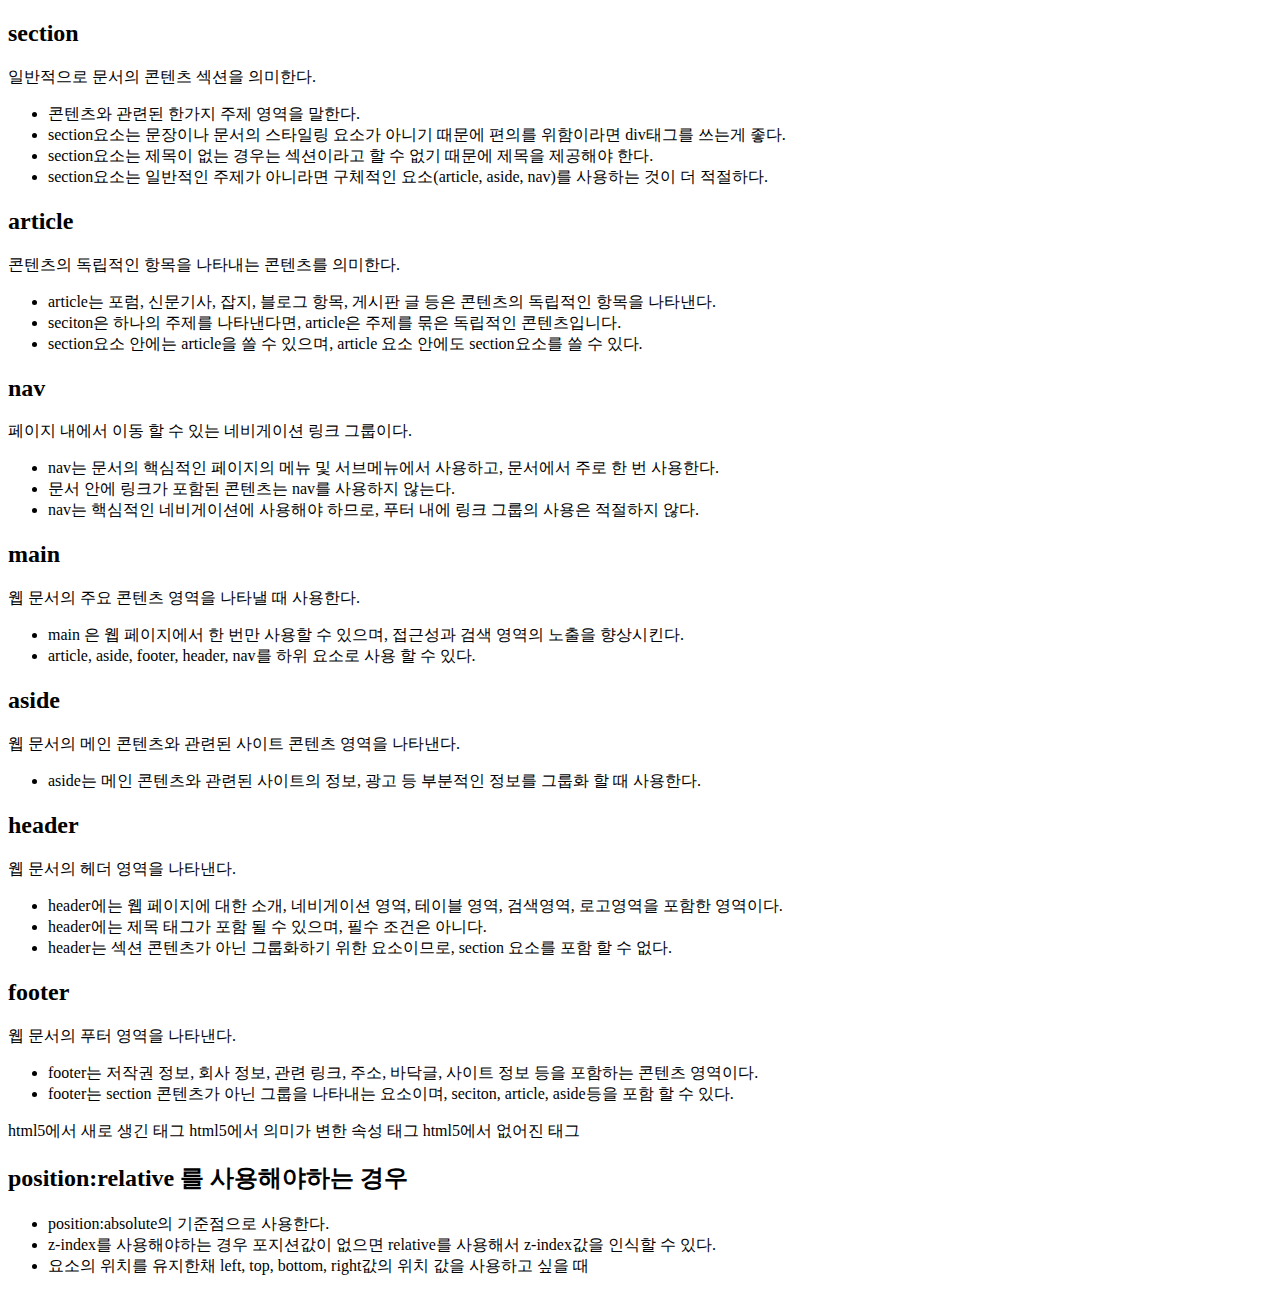
<file: gabia/index2.html>
<!DOCTYPE html>
<html lang="en">
<head>
    <meta charset="UTF-8">
    <title>시멘틱태그</title>
</head>
<body>
    
    <h2>section</h2>
    <div class="well">일반적으로 문서의 콘텐츠 섹션을 의미한다.</div>
    <ul>
        <li>콘텐츠와 관련된 한가지 주제 영역을 말한다.</li>
        <li>section요소는 문장이나 문서의 스타일링 요소가 아니기 때문에 편의를 위함이라면 div태그를 쓰는게 좋다.</li>
        <li>section요소는 제목이 없는 경우는 섹션이라고 할 수 없기 때문에 제목을 제공해야 한다.</li>
        <li>section요소는 일반적인 주제가 아니라면 구체적인 요소(article, aside, nav)를 사용하는 것이 더 적절하다.</li>
    </ul>
    
    <h2>article</h2>
    <div class="well">콘텐츠의 독립적인 항목을 나타내는 콘텐츠를 의미한다.</div>
    <ul>
        <li>article는 포럼, 신문기사, 잡지, 블로그 항목, 게시판 글 등은 콘텐츠의 독립적인 항목을 나타낸다.</li>
        <li>seciton은 하나의 주제를 나타낸다면, article은 주제를 묶은 독립적인 콘텐츠입니다.</li>
        <li>section요소 안에는 article을 쓸 수 있으며, article 요소 안에도 section요소를 쓸 수 있다.</li>
    </ul>
    
    <h2>nav</h2>
    <div class="well">페이지 내에서 이동 할 수 있는 네비게이션 링크 그룹이다.</div>
    <ul>
        <li>nav는 문서의 핵심적인 페이지의 메뉴 및 서브메뉴에서 사용하고, 문서에서 주로 한 번 사용한다.</li>
        <li>문서 안에 링크가 포함된 콘텐츠는 nav를 사용하지 않는다.</li>
        <li>nav는 핵심적인 네비게이션에 사용해야 하므로, 푸터 내에 링크 그룹의 사용은 적절하지 않다.</li>
    </ul>
    
    <h2>main</h2>
    <div class="well">웹 문서의 주요 콘텐츠 영역을 나타낼 때 사용한다.</div>
    <ul>
        <li>main 은 웹 페이지에서 한 번만 사용할 수 있으며, 접근성과 검색 영역의 노출을 향상시킨다.</li>
        <li>article, aside, footer, header, nav를 하위 요소로 사용 할 수 있다.</li>
    </ul>
    
    <h2>aside</h2>
    <div class="well">웹 문서의 메인 콘텐츠와 관련된 사이트 콘텐츠 영역을 나타낸다.</div>
    <ul>
        <li>aside는 메인 콘텐츠와 관련된 사이트의 정보, 광고 등 부분적인 정보를 그룹화 할 때 사용한다.</li>
    </ul>
    
    <h2>header</h2>
    <div class="well">웹 문서의 헤더 영역을 나타낸다.</div>
    <ul>
        <li>header에는 웹 페이지에 대한 소개, 네비게이션 영역, 테이블 영역, 검색영역, 로고영역을 포함한 영역이다.</li>
        <li>header에는 제목 태그가 포함 될 수 있으며, 필수 조건은 아니다.</li>
        <li>header는 섹션 콘텐츠가 아닌 그룹화하기 위한 요소이므로, section 요소를 포함 할 수 없다.</li>
    </ul>
    
    <h2>footer</h2>
    <div class="well">웹 문서의 푸터 영역을 나타낸다.</div>
    <ul>
        <li>footer는 저작권 정보, 회사 정보, 관련 링크, 주소, 바닥글, 사이트 정보 등을 포함하는 콘텐츠 영역이다.</li>
        <li>footer는 section 콘텐츠가 아닌 그룹을 나타내는 요소이며, seciton, article, aside등을 포함 할 수 있다.</li>
    </ul>
    
    html5에서 새로 생긴 태그
    html5에서 의미가 변한 속성 태그
    html5에서 없어진 태그
    
    <h2>position:relative 를 사용해야하는 경우</h2>
    <ul>
        <li>position:absolute의 기준점으로 사용한다.</li>
        <li>z-index를 사용해야하는 경우 포지션값이 없으면  relative를 사용해서 z-index값을 인식할 수 있다.</li>
        <li>요소의 위치를 유지한채 left, top, bottom, right값의 위치 값을 사용하고 싶을 때</li>
    </ul>
</body>
</html>
</file>
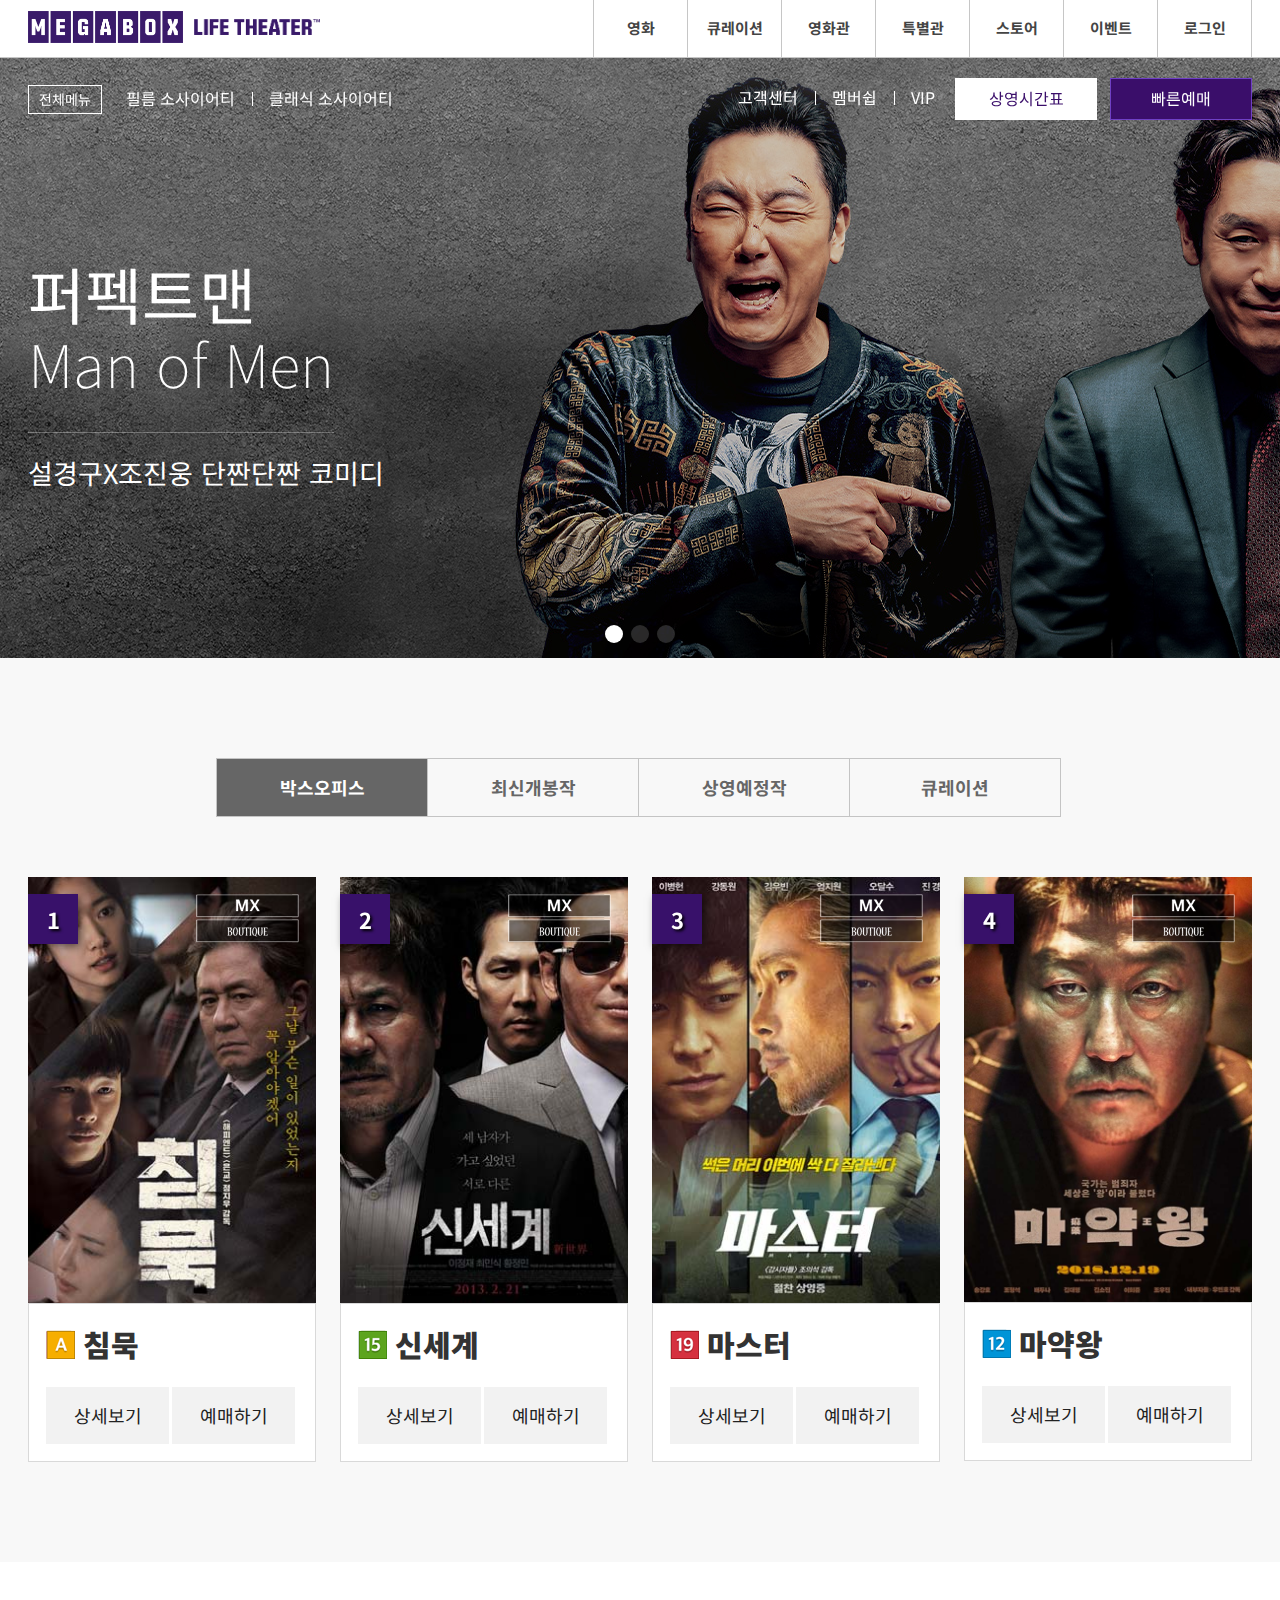
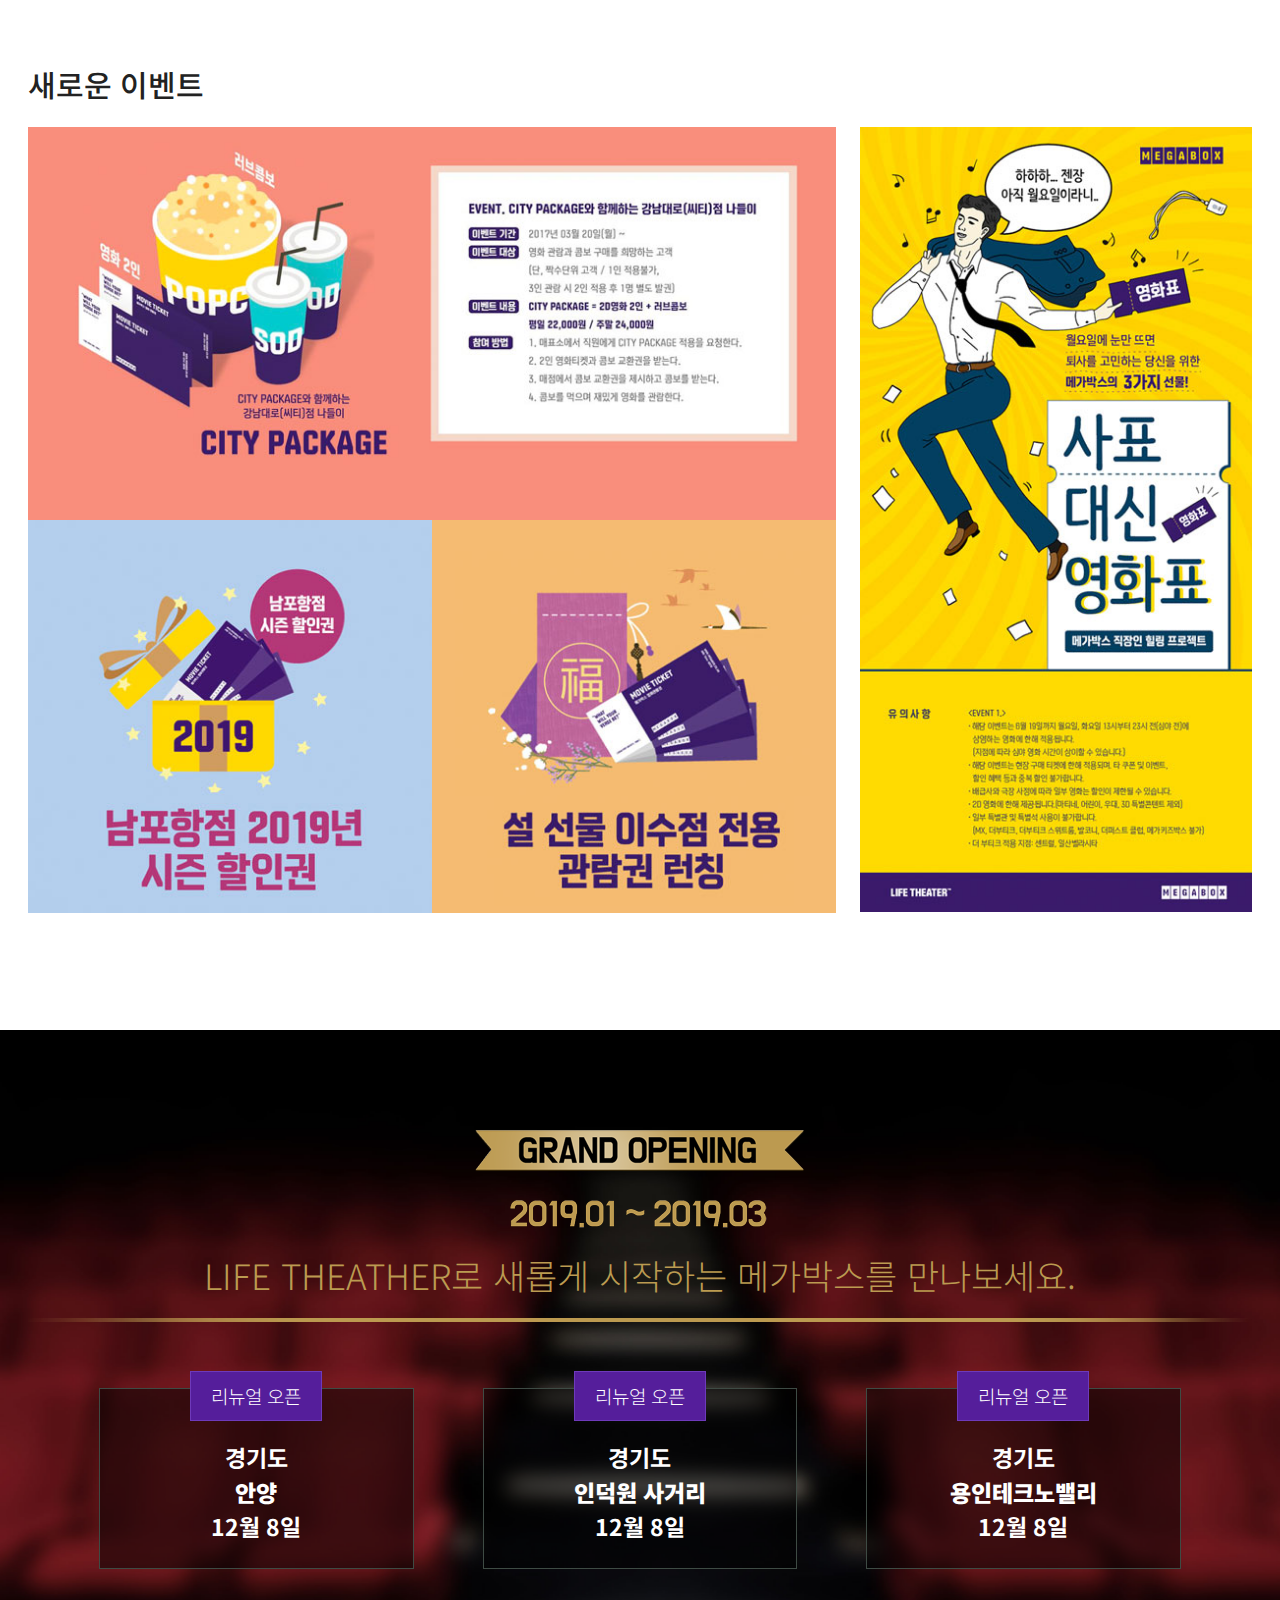
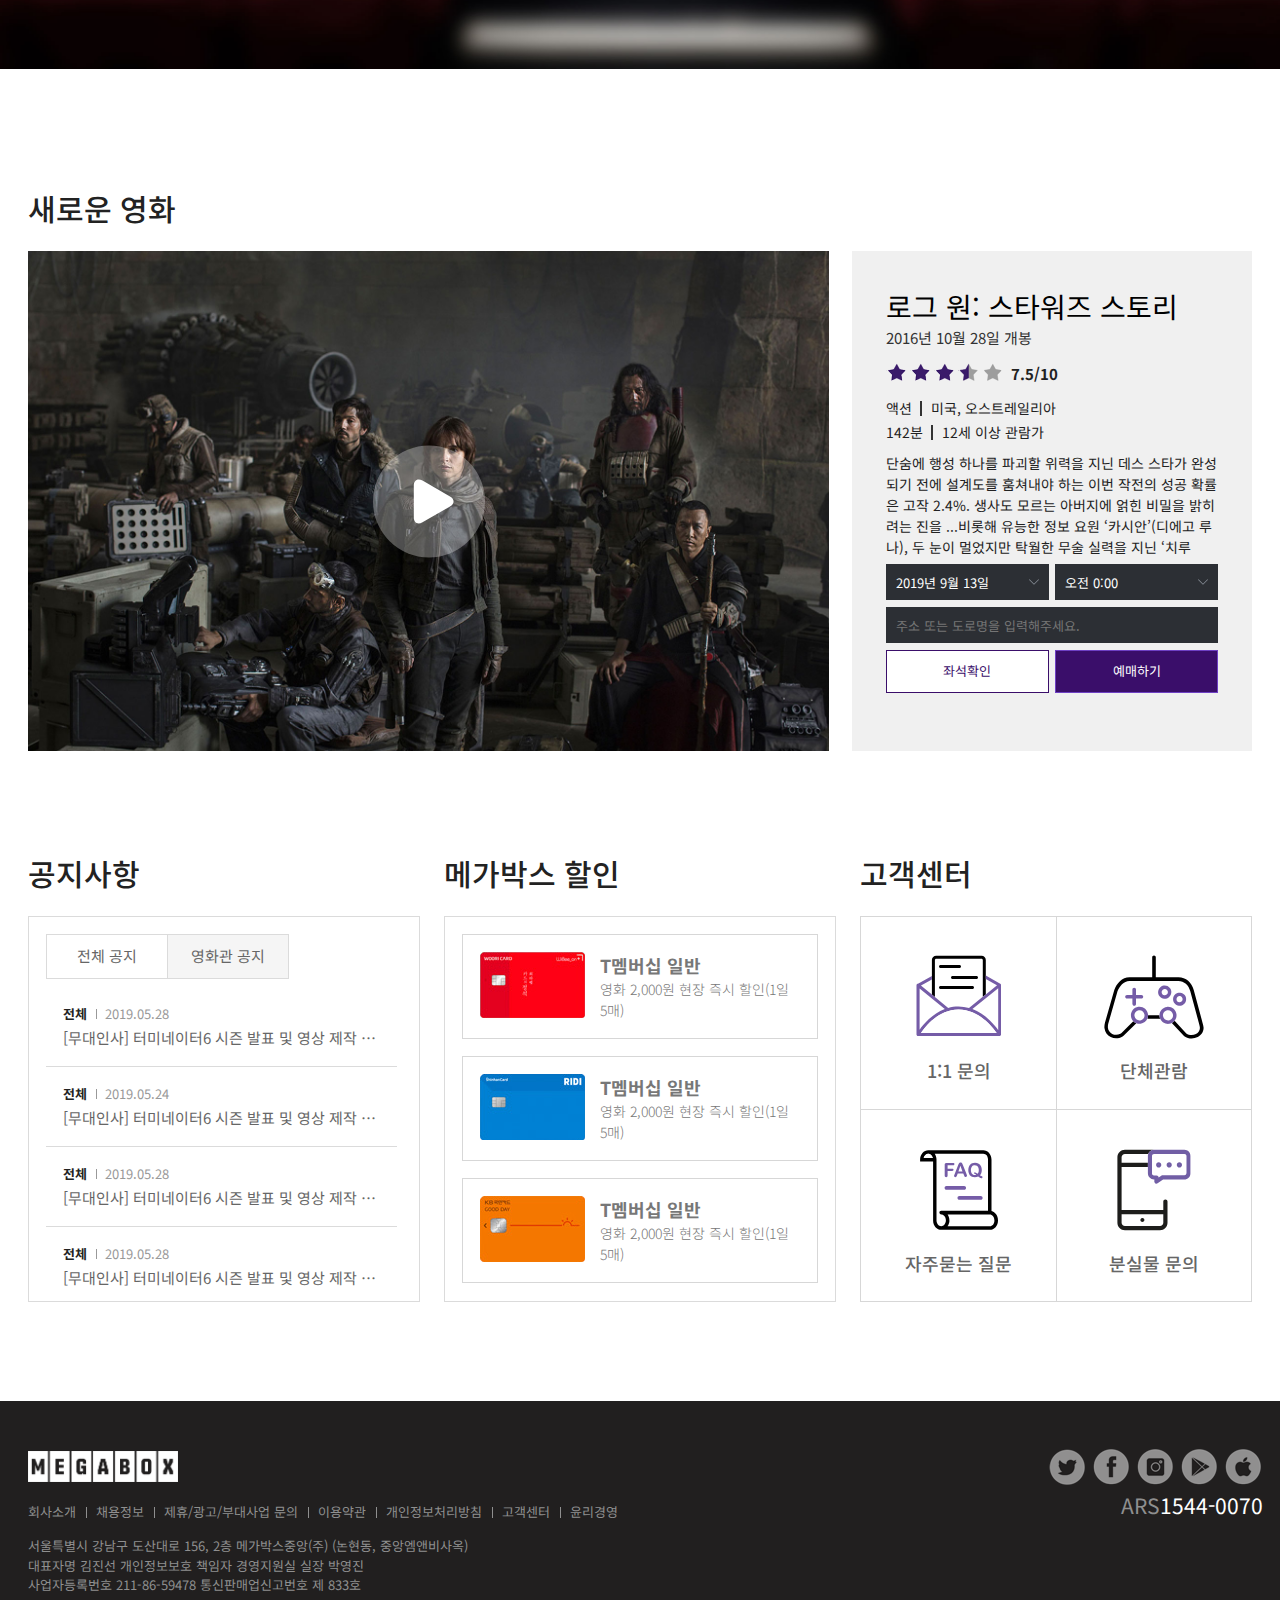
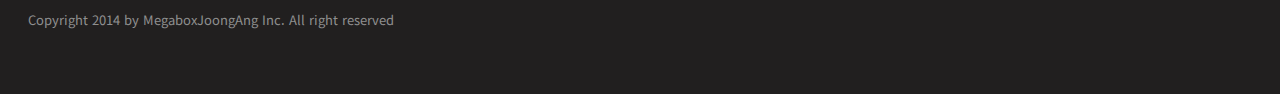
<file: megabox/index19.html>
<!DOCTYPE html>
<html lang="ko">
<head>
    <meta charset="UTF-8">
    <meta name="viewport" content="user-scalable=no, initial-scale=1.0, maximum-scale=1.0, minimum-scale=1.0, width=device-width">
    <meta http-equiv="X-UA-Compatible" content="ie=edge">
    <!--익스플로러 브라우저를 위함임-->
    <meta name="author" content="MEGABOX">
    <meta name="description" content="메가박스 사이트 따라하면서 배우는 튜토리얼입니다.">
    <meta name="keywords" content="메가박스, 유튜브, 영화, 최신영화, 영화관, CGV, 롯데시네마, 웹스토리보이, 웹스, 사이트 만들기, 따라하기">
    <title>메가박스 사이트</title>
    
     <!-- CSS -->
    <link rel="stylesheet" href="css/reset19.css">
    <link rel="stylesheet" href="css/style19.css">
    <link rel="stylesheet" href="css/swiper.css">
    <link rel="stylesheet" href="css/font-awesome.css">
    
    <!-- 파비콘 -->
    <link rel="shortcut icon" href="icons/favicon.ico">
    <link rel="apple-touch-icon-precomposed" href="icons/favicon_72.png" />
    <link rel="apple-touch-icon-precomposed" sizes="96x96" href="icons/favicon_96.png" />
    <link rel="apple-touch-icon-precomposed" sizes="144x144" href="icons/favicon_144.png" />
    <link rel="apple-touch-icon-precomposed" sizes="192x192" href="icons/favicon_192.png" />
    
    <!-- 페이스북 메타 태그 -->
    <meta property="og:title" content="메가박스 사이트 만들기" />
    <meta property="og:url" content="https://github.com/webstoryboy/megabox2019" />
    <meta property="og:image" content="https://webstoryboy.github.io/megabox2019/mega.jpg" />
    <meta property="og:description" content="메가박스 사이트 따라하면서 배우는 튜토리얼입니다." />
   
    <!-- 트위터 메타 태그 -->
    <meta name="twitter:card" content="summary">
    <meta name="twitter:title" content="메가박스 사이트 만들기">
    <meta name="twitter:url" content="https://github.com/webstoryboy/megabox2019/">
    <meta name="twitter:image" content="https://webstoryboy.github.io/megabox2019/mega.jpg">
    <meta name="twitter:description" content="메가박스 사이트 따라하면서 배우는 튜토리얼입니다.">
       
    <!--웹폰트-->
    <link href="https://fonts.googleapis.com/css?family=Noto+Sans+KR:100,300,400,500,700,900&display=swap&subset=korean" rel="stylesheet">
    <!-- HTLM5shiv ie6~8 -->
    <!--[if lt IE 9]> 
      <script src="assets/js/html5shiv.min.js"></script>
      <script type="text/javascript">
         alert("현재 브라우저는 지원하지 않습니다. 크롬 브라우저를 추천합니다.!");
      </script>
    <![endif]-->
</head>
<body>
    <!--스킵 메뉴-->
    <div id="skip">
        <a rel="bookmark" href="#movie">최신 영화 소식</a>
        <a rel="bookmark" href="#event">새로운 이벤트</a>
        <a rel="bookmark" href="#new">새로운 영화</a>
    </div>
    <!--//스킵 메뉴-->
    <header id="header"> <!--제일큰영역 id로/시멘틱태그로 씀-->
       <div class="container"> <!--가운데영역-->
           <div class="row"> <!--양옆 여백영역-->
               <div class="header clearfix"> <!--header-->
                   <h1>
                       <a href="#">
                          <em>
                           <img src="img/logo.png" alt="MEGABOX">
                               <strong><img src="img/logo-sub.png" alt="LIFE"></strong>
                          </em>
                       </a>
                   </h1>
                   <nav id="mNav">
                       <h2 class="ir_so">메가박스 전체 메뉴</h2>
                       <a href="#" class="ham"><span></span></a>
                   </nav>
                   <nav class="nav">
                       <ul class="clearfix">
                           <li><a href="#">영화</a></li>
                           <li><a href="#">큐레이션</a></li>
                           <li><a href="#">영화관</a></li>
                           <li><a href="#">특별관</a></li>
                           <li><a href="#">스토어</a></li>
                           <li><a href="#">이벤트</a></li>
                           <li><a href="#">로그인</a></li>
                       </ul>
                   </nav>
               </div>
           </div>
       </div>
    </header>
    <!--//header-->
   
    
    <section id="banner">
        <div class="banner_menu">
            <h2 class="ir_so">배너 영역</h2>
            <div class="container">
                <div class="row">
                    <div class="bm_left">
                        <ul>
                            <li class="total"><a href="#">전체메뉴</a></li>
                            <li class="line"><a href="#">필름 소사이어티</a></li>
                            <li><a href="#">클래식 소사이어티</a></li>
                        </ul>
                    </div>
                    <div class="bm_right">
                        <ul>
                            <li class="line"><a href="custom/faq.html">고객센터</a></li>
                            <li class="line"><a href="#">멤버쉽</a></li>
                            <li><a href="#">VIP</a></li>
                        </ul>
                        <ul>
                            <li class="white"><a href="#">상영시간표</a></li>
                            <li class="purple"><a href="#">빠른예매</a></li>
                        </ul>
                    </div>
                </div>
            </div>
        </div>
        <div class="slider">
           <div class="swiper-container">
                <div class="swiper-wrapper">
                    <div class="swiper-slide ss1">
                        <div class="container">
                            <div class="row">
                                <h2>퍼펙트맨<em>Man of Men</em></h2>
                                <p>설경구X조진웅 단짠단짠 코미디</p>
                            </div>
                        </div>
                    </div>
                    <div class="swiper-slide ss2">
                        <div class="container">
                            <div class="row">
                                <h2>가장 보통의 연애<em>Crazy Romance</em></h2>
                                <p>솔직하고 거침없는 현실로맨스</p>
                            </div>
                        </div>
                    </div>
                    <div class="swiper-slide ss3">
                        <div class="container">
                            <div class="row">
                                <h2>메가박스 오리지널 티켓 No.6<em>조커를 가장 잘 간직하는 방법</em></h2>
                                <p>10월 2일(수) 출시</p>
                            </div>
                        </div>
                    </div>
                </div>
                
                    <div class="swiper-pagination"></div>
                    <div class="swiper-button-prev"></div>
                    <div class="swiper-button-next"></div>
            </div>
        </div>
    </section>
    <!-- //banner -->
    
    <section id="movie">
        <div class="container">
            <div class="row">
                <div class="movie">
                    <h2 class="ir_so">영화예매</h2>
                    <div class="movie_title">
                        <ul>
                            <li class="active"><a href="#">박스오피스</a></li>
                            <li><a href="#">최신개봉작</a></li>
                            <li><a href="#">상영예정작</a></li>
                            <li><a href="#">큐레이션</a></li>
                        </ul>
                    </div>
                    <div class="movie_chart">
                        <div class="swiper-container2">
                            <div class="chart_cont1 swiper-wrapper">
                                <div class="swiper-slide">
                                    <div class="poster">
                                        <figure>
                                            <img src="img/poster01.jpg" srcset="img/poster01@2.jpg 2x" alt="침묵">
                                        </figure>
                                        <div class="rank"><strong>1</strong></div>
                                        <div class="mx">
                                            <span class="icon m ir_pm">MX</span>
                                            <span class="icon b ir_pm">Boutique</span>
                                        </div>
                                    </div>
                                    <div class="infor">
                                        <h3>
                                            <span class="icon all ir_pm">전체관람가</span> 
                                            <strong>침묵</strong>
                                        </h3>
                                        <div class="infor_btn">
                                            <a href="#">상세보기</a>
                                            <a href="#">예매하기</a>
                                        </div>
                                    </div>
                                </div>
                                <div class="swiper-slide">
                                    <div class="poster">
                                        <figure>
                                            <img src="img/poster02.jpg" srcset="img/poster02@2.jpg 2x" alt="신세계">
                                        </figure>
                                        <div class="rank"><strong>2</strong></div>
                                        <div class="mx">
                                            <span class="icon m ir_pm">MX</span>
                                            <span class="icon b ir_pm">Boutique</span>
                                        </div>
                                    </div>
                                    <div class="infor">
                                        <h3>
                                            <span class="icon a19 ir_pm">19세</span> 
                                            <strong>신세계</strong>
                                        </h3>
                                        <div class="infor_btn">
                                            <a href="#">상세보기</a>
                                            <a href="#">예매하기</a>
                                        </div>
                                    </div>
                                </div>
                                <div class="swiper-slide">
                                    <div class="poster">
                                        <figure>
                                            <img src="img/poster03.jpg" srcset="img/poster03@2.jpg 2x" alt="마스터">
                                        </figure>
                                        <div class="rank"><strong>3</strong></div>
                                        <div class="mx">
                                            <span class="icon m ir_pm">MX</span>
                                            <span class="icon b ir_pm">Boutique</span>
                                        </div>
                                    </div>
                                    <div class="infor">
                                        <h3>
                                            <span class="icon a12 ir_pm">12세</span> 
                                            <strong>마스터</strong>
                                        </h3>
                                        <div class="infor_btn">
                                            <a href="#">상세보기</a>
                                            <a href="#">예매하기</a>
                                        </div>
                                    </div>
                                </div>
                                <div class="swiper-slide">
                                    <div class="poster">
                                        <figure>
                                            <img src="img/poster04.jpg" srcset="img/poster04@2.jpg 2x" alt="마약왕">
                                        </figure>
                                        <div class="rank"><strong>4</strong></div>
                                        <div class="mx">
                                            <span class="icon m ir_pm">MX</span>
                                            <span class="icon b ir_pm">Boutique</span>
                                        </div>
                                    </div>
                                    <div class="infor">
                                        <h3>
                                            <span class="icon a15 ir_pm">15세</span> 
                                            <strong>마약왕</strong>
                                        </h3>
                                        <div class="infor_btn">
                                            <a href="#">상세보기</a>
                                            <a href="#">예매하기</a>
                                        </div>
                                    </div>
                                </div>
                                <div class="swiper-slide">
                                    <div class="poster">
                                        <figure>
                                            <img src="img/poster01.jpg" srcset="img/poster01@2.jpg 2x" alt="침묵">
                                        </figure>
                                        <div class="rank"><strong>1</strong></div>
                                        <div class="mx">
                                            <span class="icon m ir_pm">MX</span>
                                            <span class="icon b ir_pm">Boutique</span>
                                        </div>
                                    </div>
                                    <div class="infor">
                                        <h3>
                                            <span class="icon all ir_pm">전체관람가</span> 
                                            <strong>침묵</strong>
                                        </h3>
                                        <div class="infor_btn">
                                            <a href="#">상세보기</a>
                                            <a href="#">예매하기</a>
                                        </div>
                                    </div>
                                </div>
                                <div class="swiper-slide">
                                    <div class="poster">
                                        <figure>
                                            <img src="img/poster02.jpg" srcset="img/poster02@2.jpg 2x" alt="신세계">
                                        </figure>
                                        <div class="rank"><strong>2</strong></div>
                                        <div class="mx">
                                            <span class="icon m ir_pm">MX</span>
                                            <span class="icon b ir_pm">Boutique</span>
                                        </div>
                                    </div>
                                    <div class="infor">
                                        <h3>
                                            <span class="icon a19 ir_pm">19세</span> 
                                            <strong>신세계</strong>
                                        </h3>
                                        <div class="infor_btn">
                                            <a href="#">상세보기</a>
                                            <a href="#">예매하기</a>
                                        </div>
                                    </div>
                                </div>
                                <div class="swiper-slide">
                                    <div class="poster">
                                        <figure>
                                            <img src="img/poster03.jpg" srcset="img/poster03@2.jpg 2x" alt="마스터">
                                        </figure>
                                        <div class="rank"><strong>3</strong></div>
                                        <div class="mx">
                                            <span class="icon m ir_pm">MX</span>
                                            <span class="icon b ir_pm">Boutique</span>
                                        </div>
                                    </div>
                                    <div class="infor">
                                        <h3>
                                            <span class="icon a12 ir_pm">12세</span> 
                                            <strong>마스터</strong>
                                        </h3>
                                        <div class="infor_btn">
                                            <a href="#">상세보기</a>
                                            <a href="#">예매하기</a>
                                        </div>
                                    </div>
                                </div>
                                <div class="swiper-slide">
                                    <div class="poster">
                                        <figure>
                                            <img src="img/poster04.jpg" srcset="img/poster04@2.jpg 2x" alt="마약왕">
                                        </figure>
                                        <div class="rank"><strong>4</strong></div>
                                        <div class="mx">
                                            <span class="icon m ir_pm">MX</span>
                                            <span class="icon b ir_pm">Boutique</span>
                                        </div>
                                    </div>
                                    <div class="infor">
                                        <h3>
                                            <span class="icon a15 ir_pm">15세</span> 
                                            <strong>마약왕</strong>
                                        </h3>
                                        <div class="infor_btn">
                                            <a href="#">상세보기</a>
                                            <a href="#">예매하기</a>
                                        </div>
                                    </div>
                                </div>
                            </div>
                        </div>
                        <!--//chart cont1-->
                        <div class="swiper-container2">
                            <div class="chart_cont2 swiper-wrapper">
                                <div class="swiper-slide">
                                    <div class="poster">
                                        <figure>
                                            <img src="img/poster05.jpg" srcset="img/poster05@2.jpg 2x" alt="침묵">
                                        </figure>
                                        <div class="rank"><strong>1</strong></div>
                                        <div class="mx">
                                            <span class="icon m ir_pm">MX</span>
                                            <span class="icon b ir_pm">Boutique</span>
                                        </div>
                                    </div>
                                    <div class="infor">
                                        <h3>
                                            <span class="icon all ir_pm">전체관람가</span> 
                                            <strong>침묵</strong>
                                        </h3>
                                        <div class="infor_btn">
                                            <a href="#">상세보기</a>
                                            <a href="#">예매하기</a>
                                        </div>
                                    </div>
                                </div>
                                <div class="swiper-slide">
                                    <div class="poster">
                                        <figure>
                                            <img src="img/poster06.jpg" srcset="img/poster06@2.jpg 2x" alt="신세계">
                                        </figure>
                                        <div class="rank"><strong>2</strong></div>
                                        <div class="mx">
                                            <span class="icon m ir_pm">MX</span>
                                            <span class="icon b ir_pm">Boutique</span>
                                        </div>
                                    </div>
                                    <div class="infor">
                                        <h3>
                                            <span class="icon a19 ir_pm">19세</span> 
                                            <strong>신세계</strong>
                                        </h3>
                                        <div class="infor_btn">
                                            <a href="#">상세보기</a>
                                            <a href="#">예매하기</a>
                                        </div>
                                    </div>
                                </div>
                                <div class="swiper-slide">
                                    <div class="poster">
                                        <figure>
                                            <img src="img/poster07.jpg" srcset="img/poster07@2.jpg 2x" alt="마스터">
                                        </figure>
                                        <div class="rank"><strong>3</strong></div>
                                        <div class="mx">
                                            <span class="icon m ir_pm">MX</span>
                                            <span class="icon b ir_pm">Boutique</span>
                                        </div>
                                    </div>
                                    <div class="infor">
                                        <h3>
                                            <span class="icon a12 ir_pm">12세</span> 
                                            <strong>마스터</strong>
                                        </h3>
                                        <div class="infor_btn">
                                            <a href="#">상세보기</a>
                                            <a href="#">예매하기</a>
                                        </div>
                                    </div>
                                </div>
                                <div class="swiper-slide">
                                    <div class="poster">
                                        <figure>
                                            <img src="img/poster08.jpg" srcset="img/poster08@2.jpg 2x" alt="마약왕">
                                        </figure>
                                        <div class="rank"><strong>4</strong></div>
                                        <div class="mx">
                                            <span class="icon m ir_pm">MX</span>
                                            <span class="icon b ir_pm">Boutique</span>
                                        </div>
                                    </div>
                                    <div class="infor">
                                        <h3>
                                            <span class="icon a15 ir_pm">15세</span> 
                                            <strong>마약왕</strong>
                                        </h3>
                                        <div class="infor_btn">
                                            <a href="#">상세보기</a>
                                            <a href="#">예매하기</a>
                                        </div>
                                    </div>
                                </div>
                                <div class="swiper-slide">
                                    <div class="poster">
                                        <figure>
                                            <img src="img/poster06.jpg" srcset="img/poster06@2.jpg 2x" alt="신세계">
                                        </figure>
                                        <div class="rank"><strong>2</strong></div>
                                        <div class="mx">
                                            <span class="icon m ir_pm">MX</span>
                                            <span class="icon b ir_pm">Boutique</span>
                                        </div>
                                    </div>
                                    <div class="infor">
                                        <h3>
                                            <span class="icon a19 ir_pm">19세</span> 
                                            <strong>신세계</strong>
                                        </h3>
                                        <div class="infor_btn">
                                            <a href="#">상세보기</a>
                                            <a href="#">예매하기</a>
                                        </div>
                                    </div>
                                </div>
                                <div class="swiper-slide">
                                    <div class="poster">
                                        <figure>
                                            <img src="img/poster07.jpg" srcset="img/poster07@2.jpg 2x" alt="마스터">
                                        </figure>
                                        <div class="rank"><strong>3</strong></div>
                                        <div class="mx">
                                            <span class="icon m ir_pm">MX</span>
                                            <span class="icon b ir_pm">Boutique</span>
                                        </div>
                                    </div>
                                    <div class="infor">
                                        <h3>
                                            <span class="icon a12 ir_pm">12세</span> 
                                            <strong>마스터</strong>
                                        </h3>
                                        <div class="infor_btn">
                                            <a href="#">상세보기</a>
                                            <a href="#">예매하기</a>
                                        </div>
                                    </div>
                                </div>
                            </div>
                        </div>
                        <!--//chart cont2-->
                        <div class="swiper-container2">
                           <div class="chart_cont3 swiper-wrapper">
                                <div class="swiper-slide">
                                    <div class="poster">
                                        <figure>
                                            <img src="img/poster06.jpg" srcset="img/poster06@2.jpg 2x" alt="침묵">
                                        </figure>
                                        <div class="rank"><strong>1</strong></div>
                                        <div class="mx">
                                            <span class="icon m ir_pm">MX</span>
                                            <span class="icon b ir_pm">Boutique</span>
                                        </div>
                                    </div>
                                    <div class="infor">
                                        <h3>
                                            <span class="icon all ir_pm">전체관람가</span> 
                                            <strong>침묵</strong>
                                        </h3>
                                        <div class="infor_btn">
                                            <a href="#">상세보기</a>
                                            <a href="#">예매하기</a>
                                        </div>
                                    </div>
                                </div>
                                <div class="swiper-slide">
                                    <div class="poster">
                                        <figure>
                                            <img src="img/poster07.jpg" srcset="img/poster07@2.jpg 2x" alt="신세계">
                                        </figure>
                                        <div class="rank"><strong>2</strong></div>
                                        <div class="mx">
                                            <span class="icon m ir_pm">MX</span>
                                            <span class="icon b ir_pm">Boutique</span>
                                        </div>
                                    </div>
                                    <div class="infor">
                                        <h3>
                                            <span class="icon a19 ir_pm">19세</span> 
                                            <strong>신세계</strong>
                                        </h3>
                                        <div class="infor_btn">
                                            <a href="#">상세보기</a>
                                            <a href="#">예매하기</a>
                                        </div>
                                    </div>
                                </div>
                                <div class="swiper-slide">
                                    <div class="poster">
                                        <figure>
                                            <img src="img/poster01.jpg" srcset="img/poster01@2.jpg 2x" alt="마스터">
                                        </figure>
                                        <div class="rank"><strong>3</strong></div>
                                        <div class="mx">
                                            <span class="icon m ir_pm">MX</span>
                                            <span class="icon b ir_pm">Boutique</span>
                                        </div>
                                    </div>
                                    <div class="infor">
                                        <h3>
                                            <span class="icon a12 ir_pm">12세</span> 
                                            <strong>마스터</strong>
                                        </h3>
                                        <div class="infor_btn">
                                            <a href="#">상세보기</a>
                                            <a href="#">예매하기</a>
                                        </div>
                                    </div>
                                </div>
                                <div class="swiper-slide">
                                    <div class="poster">
                                        <figure>
                                            <img src="img/poster09.jpg" srcset="img/poster09@2.jpg 2x" alt="마약왕">
                                        </figure>
                                        <div class="rank"><strong>4</strong></div>
                                        <div class="mx">
                                            <span class="icon m ir_pm">MX</span>
                                            <span class="icon b ir_pm">Boutique</span>
                                        </div>
                                    </div>
                                    <div class="infor">
                                        <h3>
                                            <span class="icon a15 ir_pm">15세</span> 
                                            <strong>마약왕</strong>
                                        </h3>
                                        <div class="infor_btn">
                                            <a href="#">상세보기</a>
                                            <a href="#">예매하기</a>
                                        </div>
                                    </div>
                                </div>
                                <div class="swiper-slide">
                                    <div class="poster">
                                        <figure>
                                            <img src="img/poster09.jpg" srcset="img/poster09@2.jpg 2x" alt="마약왕">
                                        </figure>
                                        <div class="rank"><strong>4</strong></div>
                                        <div class="mx">
                                            <span class="icon m ir_pm">MX</span>
                                            <span class="icon b ir_pm">Boutique</span>
                                        </div>
                                    </div>
                                    <div class="infor">
                                        <h3>
                                            <span class="icon a15 ir_pm">15세</span> 
                                            <strong>마약왕</strong>
                                        </h3>
                                        <div class="infor_btn">
                                            <a href="#">상세보기</a>
                                            <a href="#">예매하기</a>
                                        </div>
                                    </div>
                                </div>
                                <div class="swiper-slide">
                                <div class="poster">
                                    <figure>
                                        <img src="img/poster09.jpg" srcset="img/poster09@2.jpg 2x" alt="마약왕">
                                    </figure>
                                    <div class="rank"><strong>4</strong></div>
                                    <div class="mx">
                                        <span class="icon m ir_pm">MX</span>
                                        <span class="icon b ir_pm">Boutique</span>
                                    </div>
                                </div>
                                <div class="infor">
                                    <h3>
                                        <span class="icon a15 ir_pm">15세</span> 
                                        <strong>마약왕</strong>
                                    </h3>
                                    <div class="infor_btn">
                                        <a href="#">상세보기</a>
                                        <a href="#">예매하기</a>
                                    </div>
                                </div>
                                </div>
                        </div>
                        </div>
                        <!--//chart cont3-->
                        <div class="swiper-container2">
                            <div class="chart_cont4 swiper-wrapper">
                                <div class="swiper-slide">
                                    <div class="poster">
                                        <figure>
                                            <img src="img/poster09.jpg" srcset="img/poster09@2.jpg 2x" alt="침묵">
                                        </figure>
                                        <div class="rank"><strong>1</strong></div>
                                        <div class="mx">
                                            <span class="icon m ir_pm">MX</span>
                                            <span class="icon b ir_pm">Boutique</span>
                                        </div>
                                    </div>
                                    <div class="infor">
                                        <h3>
                                            <span class="icon all ir_pm">전체관람가</span> 
                                            <strong>침묵</strong>
                                        </h3>
                                        <div class="infor_btn">
                                            <a href="#">상세보기</a>
                                            <a href="#">예매하기</a>
                                        </div>
                                    </div>
                                </div>
                                <div class="swiper-slide">
                                    <div class="poster">
                                        <figure>
                                            <img src="img/poster02.jpg" srcset="img/poster02@2.jpg 2x" alt="신세계">
                                        </figure>
                                        <div class="rank"><strong>2</strong></div>
                                        <div class="mx">
                                            <span class="icon m ir_pm">MX</span>
                                            <span class="icon b ir_pm">Boutique</span>
                                        </div>
                                    </div>
                                    <div class="infor">
                                        <h3>
                                            <span class="icon a19 ir_pm">19세</span> 
                                            <strong>신세계</strong>
                                        </h3>
                                        <div class="infor_btn">
                                            <a href="#">상세보기</a>
                                            <a href="#">예매하기</a>
                                        </div>
                                    </div>
                                </div>
                                <div class="swiper-slide">
                                    <div class="poster">
                                        <figure>
                                            <img src="img/poster08.jpg" srcset="img/poster08@2.jpg 2x" alt="마스터">
                                        </figure>
                                        <div class="rank"><strong>3</strong></div>
                                        <div class="mx">
                                            <span class="icon m ir_pm">MX</span>
                                            <span class="icon b ir_pm">Boutique</span>
                                        </div>
                                    </div>
                                    <div class="infor">
                                        <h3>
                                            <span class="icon a12 ir_pm">12세</span> 
                                            <strong>마스터</strong>
                                        </h3>
                                        <div class="infor_btn">
                                            <a href="#">상세보기</a>
                                            <a href="#">예매하기</a>
                                        </div>
                                    </div>
                                </div>
                                <div class="swiper-slide">
                                    <div class="poster">
                                        <figure>
                                            <img src="img/poster07.jpg" srcset="img/poster07@2.jpg 2x" alt="마약왕">
                                        </figure>
                                        <div class="rank"><strong>4</strong></div>
                                        <div class="mx">
                                            <span class="icon m ir_pm">MX</span>
                                            <span class="icon b ir_pm">Boutique</span>
                                        </div>
                                    </div>
                                    <div class="infor">
                                        <h3>
                                            <span class="icon a15 ir_pm">15세</span> 
                                            <strong>마약왕</strong>
                                        </h3>
                                        <div class="infor_btn">
                                            <a href="#">상세보기</a>
                                            <a href="#">예매하기</a>
                                        </div>
                                    </div>
                                </div>       
                                <div class="swiper-slide">
                                    <div class="poster">
                                        <figure>
                                            <img src="img/poster08.jpg" srcset="img/poster08@2.jpg 2x" alt="마스터">
                                        </figure>
                                        <div class="rank"><strong>3</strong></div>
                                        <div class="mx">
                                            <span class="icon m ir_pm">MX</span>
                                            <span class="icon b ir_pm">Boutique</span>
                                        </div>
                                    </div>
                                    <div class="infor">
                                        <h3>
                                            <span class="icon a12 ir_pm">12세</span> 
                                            <strong>마스터</strong>
                                        </h3>
                                        <div class="infor_btn">
                                            <a href="#">상세보기</a>
                                            <a href="#">예매하기</a>
                                        </div>
                                    </div>
                                </div>
                                <div class="swiper-slide">
                                    <div class="poster">
                                        <figure>
                                            <img src="img/poster07.jpg" srcset="img/poster07@2.jpg 2x" alt="마약왕">
                                        </figure>
                                        <div class="rank"><strong>4</strong></div>
                                        <div class="mx">
                                            <span class="icon m ir_pm">MX</span>
                                            <span class="icon b ir_pm">Boutique</span>
                                        </div>
                                    </div>
                                    <div class="infor">
                                        <h3>
                                            <span class="icon a15 ir_pm">15세</span> 
                                            <strong>마약왕</strong>
                                        </h3>
                                        <div class="infor_btn">
                                            <a href="#">상세보기</a>
                                            <a href="#">예매하기</a>
                                        </div>
                                    </div>
                                </div>
                            </div>
                        </div> 
                        <!--//chart cont4-->   
                    </div>
                </div>
            </div>
        </div>    
    </section>
    <!--//movie-->
    
    
    <section id="event">
        <div class="container">
            <div class="row">
                <div class="event">
                    <h2>새로운 이벤트</h2>
                    <div class="event_left">
                        <div class="event_slider">
                            <img src="img/event01.jpg" srcset="img/event01@2.jpg 2x"alt="시티 패키지">
                        </div>
                        <div class="event_box1">
                            <img src="img/event02.jpg" srcset="img/event02@2.jpg 2x"alt="남포항점 2019 시즌할인권">
                            
                        </div>
                        <div class="event_box2">
                            <img src="img/event03.jpg" srcset="img/event03@2.jpg 2x"alt="설 선물 이수점 전용 관람권 런칭">
                            
                        </div>
                    </div>
                    <div class="event_right">
                            <img src="img/event04.jpg" srcset="img/event04@2.jpg 2x"alt="사표 대신 영화표">
                    </div>
                </div>
            </div>
        </div>
    </section>
<!--//event-->
    
    <section id="opening">
        <div class="container">
            <div class="row">
                <div class="opening">
                    <h2><span class="grand icon ir_pm">Grand Opening</span></h2>
                    <strong class="date icon ir_pm">2019.01 ~ 2019.03</strong>
                    <p class="desc">LIFE THEATHER로 새롭게 시작하는 메가박스를 만나보세요.</p>
                    <div class="openbox">
                        <div>
                            <h3>리뉴얼 오픈</h3>
                            <p><em>경기도</em><strong>안양</strong>12월 8일</p>
                        </div>
                         <div>
                            <h3>리뉴얼 오픈</h3>
                            <p><em>경기도</em><strong>인덕원 사거리</strong>12월 8일</p>
                        </div>
                        <div>
                            <h3>리뉴얼 오픈</h3>
                            <p><em>경기도</em><strong>용인테크노밸리</strong>12월 8일</p>
                        </div>
                    </div>
                </div>
            </div>
        </div>
    </section>
<!--//opening-->
    
    <section id="new">
        <div class="container">
            <div class="row">
                <div class="new">
                    <h2>새로운 영화</h2>
                    <div class="new_left">
                        <div class="play">
                            <svg version="1.1" id="Layer_1" xmlns="http://www.w3.org/2000/svg" xmlns:xlink="http://www.w3.org/1999/xlink" x="0px" y="0px"
                            viewBox="0 0 120 120" style="enable-background:new 0 0 120 120;" xml:space="preserve">
                                <circle class="st0" cx="60" cy="60.4" r="56"/>
                                <path class="st1" d="M81,65.4c4.8-2.8,4.8-7.2,0-10L53.5,39.6c-4.8-2.8-8.7-0.5-8.7,5v31.7c0,5.5,3.9,7.8,8.7,5L81,65.4z"/>
                            </svg>
                        </div>
                    </div>
                    <div class="new_right">
                        <h3 class="title">로그 원: 스타워즈 스토리</h3>
                        <span class="release">2016년 10월 28일 개봉</span>
                        <div class="star">
                            <span class="icon star1"></span>
                            <span class="icon star1"></span>
                            <span class="icon star1"></span>
                            <span class="icon star2"></span>
                            <span class="icon star0"></span>
                            <strong>7.5/10</strong>
                        </div>
                        <ul class="summary">
                            <li class="genre">
                                <span class="bar">액션</span><span>미국, 오스트레일리아</span>
                            </li>
                            <li class="age">
                                <span class="bar">142분</span><span>12세 이상 관람가</span>
                            </li>
                            <li class="desc">
                                단숨에 행성 하나를 파괴할 위력을 지닌 데스 스타가 완성되기 전에 설계도를 훔쳐내야 하는 이번 작전의 성공 확률은 고작 2.4%. 생사도 모르는 아버지에 얽힌 비밀을 밝히려는 진을 ...비롯해 유능한 정보 요원 ‘카시안’(디에고 루나), 두 눈이 멀었지만 탁월한 무술 실력을 지닌 ‘치루
                            </li>
                        </ul>
                        <div class="select">
                            <div class="s1">
                               <label for="udate" class="ir_so">날짜</label>
                                <input type="text" id="udate" name="udate" value="2019년 9월 13일" class="ui_select2">
                            </div>
                            <div class="s2">
                                <label for="utime" class="ir_so">시간</label>
                                <select id="utime" name="utime" class="ui_select2">
                                <option value="오전 0:00">오전 0:00</option>
                                <option value="오전 1:00">오전 1:00</option>
                                <option value="오전 2:00">오전 2:00</option>
                                <option value="오전 3:00">오전 3:00</option>
                                <option value="오전 4:00">오전 4:00</option>
                                <option value="오전 5:00">오전 5:00</option>
                                <option value="오전 6:00">오전 6:00</option>
                                <option value="오전 7:00">오전 7:00</option>
                                <option value="오전 8:00">오전 8:00</option>
                                <option value="오전 9:00">오전 9:00</option>
                                <option value="오전 10:00">오전 10:00</option>
                                <option value="오전 11:00">오전 11:00</option>
                                <option value="오전 12:00">오전 12:00</option>
                                <option value="오후 1:00">오후 1:00</option>
                                <option value="오후 2:00">오후 2:00</option>
                                <option value="오후 3:00">오후 3:00</option>
                                <option value="오후 4:00">오후 4:00</option>
                                <option value="오후 5:00">오후 5:00</option>
                                <option value="오후 6:00">오후 6:00</option>
                                <option value="오후 7:00">오후 7:00</option>
                                <option value="오후 8:00">오후 8:00</option>
                                <option value="오후 9:00">오후 9:00</option>
                                <option value="오후 10:00">오후 10:00</option>
                                <option value="오후 11:00">오후 11:00</option>
                                <option value="오후 12:00">오후 12:00</option>
                                </select>
                            </div>
                            <div class="s3">
                                <label for="utext" class="ir_so">주소 또는 도로명을 입력해주세요.</label>
                                <input type="text" id="utext" name="utext" class="ui_input3" placeholder="주소 또는 도로명을 입력해주세요.">
                            </div>
                        </div>
                        <div class="btn">
                            <a href="#" class="white">좌석확인</a>
                            <a href="#" class="purple">예매하기</a>
                        </div>
                    </div>
                </div>
            </div>
        </div>
    </section>
<!--//new-->
    
   <div id="help">
       <div class="container">
           <div class="row">
               <div class="help clearfix">
                   <article class="help_box1">
                        <h3>공지사항</h3>
                        <div class="notice">
                            <ul>
                                <li class="active"><a href="#">전체 공지</a>
                                    <ul>
                                        <li>
                                            <dl>
                                                <dt><strong class="bar">전체</strong> <em>2019.05.28</em></dt>
                                                <dd><a href="#">[무대인사] 터미네이터6 시즌 발표 및 영상 제작 10주년 기념 라이브 쇼</a></dd>
                                            </dl>
                                        </li>
                                        <li>
                                            <dl>
                                                <dt><strong class="bar">전체</strong> <em>2019.05.24</em></dt>
                                                <dd><a href="#">[무대인사] 터미네이터6 시즌 발표 및 영상 제작 10주년 기념 라이브 쇼</a></dd>
                                            </dl>
                                        </li>
                                        <li>
                                            <dl>
                                                <dt><strong class="bar">전체</strong> <em>2019.05.28</em></dt>
                                                <dd><a href="#">[무대인사] 터미네이터6 시즌 발표 및 영상 제작 10주년 기념 라이브 쇼</a></dd>
                                            </dl>
                                        </li>
                                        <li>
                                            <dl>
                                                <dt><strong class="bar">전체</strong> <em>2019.05.28</em></dt>
                                                <dd><a href="#">[무대인사] 터미네이터6 시즌 발표 및 영상 제작 10주년 기념 라이브 쇼</a></dd>
                                            </dl>
                                        </li>
                                    </ul>
                                </li>
                                <li><a href="#">영화관 공지</a>
                                    <ul>
                                        <li>
                                            <dl>
                                                <dt><strong class="bar">안양</strong> <em>2019.05.28</em></dt>
                                                <dd><a href="#">[영화인사] 터미네이터6 시즌 발표 및 영상 제작 10주년 기념 라이브 쇼</a></dd>
                                            </dl>
                                        </li>
                                        <li>
                                            <dl>
                                                <dt><strong class="bar">인덕원</strong> <em>2019.05.24</em></dt>
                                                <dd><a href="#">[영화인사] 터미네이터6 시즌 발표 및 영상 제작 10주년 기념 라이브 쇼</a></dd>
                                            </dl>
                                        </li>
                                        <li>
                                            <dl>
                                                <dt><strong class="bar">서울</strong> <em>2019.05.28</em></dt>
                                                <dd><a href="#">[영화인사] 터미네이터6 시즌 발표 및 영상 제작 10주년 기념 라이브 쇼</a></dd>
                                            </dl>
                                        </li>
                                        <li>
                                            <dl>
                                                <dt><strong class="bar">전체</strong> <em>2019.05.28</em></dt>
                                                <dd><a href="#">[영화인사] 터미네이터6 시즌 발표 및 영상 제작 10주년 기념 라이브 쇼</a></dd>
                                            </dl>
                                        </li>
                                    </ul>
                                </li>
                            </ul>
                        </div>
                    </article>
                   <article class="help_box2">
                       <h3>메가박스 할인</h3>
                       <div class="card">
                       <ul>
                           <li>
                               <a href="#">
                               <span><img src="img/card01.jpg" srcset="img/card01@2.jpg x2" alt="card01">
                               </span>
                               <strong>T멤버십 일반</strong><em>영화 2,000원 현장 즉시 할인(1일 5매)</em>
                               </a>
                           </li>
                           <li>
                               <a href="#">
                               <span><img src="img/card02.jpg" srcset="img/card02@2.jpg x2" alt="card01">
                               </span>
                               <strong>T멤버십 일반</strong><em>영화 2,000원 현장 즉시 할인(1일 5매)</em>
                               </a>
                           </li>
                           <li>
                               <a href="#">
                               <span><img src="img/card03.jpg" srcset="img/card03@2.jpg x2" alt="card01">
                               </span>
                               <strong>T멤버십 일반</strong><em>영화 2,000원 현장 즉시 할인(1일 5매)</em>
                               </a>
                           </li>
                       </ul>
                       </div>
                   </article>
                   <article class="help_box3">
                       <h3>고객센터</h3>
                        <div class="service">
                            <ul>
                                <li>
                                    <a href="#">
                                        <span class="img_svg">
                                            <svg version="1.1" id="Layer_1" xmlns="http://www.w3.org/2000/svg" xmlns:xlink="http://www.w3.org/1999/xlink" x="0px" y="0px"
                                                    viewBox="0 0 120 120" style="enable-background:new 0 0 120 120;" xml:space="preserve">
                                                <g>
                                                    <polygon style="fill:none;" points="86.9,57.4 98.1,48.3 97.9,48.2 86.9,48.2"/>
                                                    <polygon style="fill:none;" points="22.5,48.2 21.9,48.6 32.9,57.6 32.9,48.2"/>
                                                    <polygon style="fill:#FFFFFF;" points="97.9,48.2 86.9,42 86.9,48.2"/>
                                                    <polygon style="fill:#FFFFFF;" points="32.9,42.4 22.5,48.2 32.9,48.2"/>
                                                    <path style="fill:#FFFFFF;" d="M83.9,23c0-0.7-0.6-1.3-1.3-1.3H37.2c-0.7,0-1.3,0.6-1.3,1.3v37L49.2,71c3.2-0.9,6.7-1.4,10.3-1.4
                                                        c3.5,0,7,0.5,10.5,1.5l13.9-11.2V23z M52,40.5c0-0.8,0.7-1.5,1.5-1.5h24c0.8,0,1.5,0.7,1.5,1.5S78.3,42,77.5,42h-24
                                                        C52.7,42,52,41.3,52,40.5z M41.5,31c-0.8,0-1.5-0.7-1.5-1.5s0.7-1.5,1.5-1.5h19c0.8,0,1.5,0.7,1.5,1.5S61.3,31,60.5,31H41.5z
                                                            M73.5,52h-32c-0.8,0-1.5-0.7-1.5-1.5s0.7-1.5,1.5-1.5h32c0.8,0,1.5,0.7,1.5,1.5S74.3,52,73.5,52z"/>
                                                    <path d="M32.9,42.4v5.8v9.4l3,2.5V23c0-0.7,0.6-1.3,1.3-1.3h45.3c0.7,0,1.3,0.6,1.3,1.3v36.8l3-2.4v-9.2V42v-3.4V23
                                                        c0-2.4-1.9-4.3-4.3-4.3H37.2c-2.4,0-4.3,1.9-4.3,4.3v15.9V42.4z"/>
                                                    <path style="fill:#FFFFFF;" d="M73.4,72.1c6,2.3,11.8,6,17.2,11.1c3.8,3.6,6.7,7.1,8.5,9.7V51.4L73.4,72.1z"/>
                                                    <path style="fill:#FFFFFF;" d="M20.6,51.4v41.3c4-5.7,12.6-16,25.2-20.7L20.6,51.4z"/>
                                                    <path style="fill:#755CA7;" d="M101.6,47.1l0.1-0.2l-14.9-8.4V42l11.1,6.2l0.2,0.1l-11.3,9.1l-3,2.4L70,71c-3.4-1-6.9-1.5-10.5-1.5
                                                        c-3.7,0-7.1,0.5-10.3,1.4L35.9,60l-3-2.5l-11-9l0.6-0.3l10.4-5.8v-3.4L19,46.7c-0.2,0-0.4,0-0.6,0.1c-0.5,0.2-0.9,0.8-0.9,1.4v49.3
                                                        c0,0.8,0.7,1.5,1.5,1.5h0.2h81.1h0.2c0.8,0,1.5-0.7,1.5-1.5V48.2C102.1,47.8,102,47.4,101.6,47.1z M99.1,92.9
                                                        c-1.9-2.6-4.7-6.1-8.5-9.7c-5.4-5.1-11.2-8.8-17.2-11.1l25.8-20.8V92.9z M97.7,96H22c4.2-6.2,17.5-23.5,37.5-23.5
                                                        C79.6,72.5,93.3,89.7,97.7,96z M20.6,92.7V51.4L45.8,72C33.2,76.8,24.6,87,20.6,92.7z"/>
                                                    <path style="fill:#FFFFFF;" d="M59.5,72.5c-20,0-33.4,17.2-37.5,23.5h75.7C93.3,89.7,79.6,72.5,59.5,72.5z"/>
                                                    <path d="M62,29.5c0-0.8-0.7-1.5-1.5-1.5h-19c-0.8,0-1.5,0.7-1.5,1.5s0.7,1.5,1.5,1.5h19C61.3,31,62,30.3,62,29.5z"/>
                                                    <path d="M77.5,42c0.8,0,1.5-0.7,1.5-1.5S78.3,39,77.5,39h-24c-0.8,0-1.5,0.7-1.5,1.5s0.7,1.5,1.5,1.5H77.5z"/>
                                                    <path d="M73.5,49h-32c-0.8,0-1.5,0.7-1.5,1.5s0.7,1.5,1.5,1.5h32c0.8,0,1.5-0.7,1.5-1.5S74.3,49,73.5,49z"/>
                                                </g>
                                            </svg>
                                        </span>
                                        <strong>1:1 문의</strong>
                                    </a>
                                </li>
                                <li>
                                    <a href="#">
                                        <span class="img_svg">
                                            <svg version="1.1" id="Layer_1" xmlns="http://www.w3.org/2000/svg" xmlns:xlink="http://www.w3.org/1999/xlink" x="0px" y="0px"
                                                viewBox="0 0 120 120" style="enable-background:new 0 0 120 120;" xml:space="preserve">
                                                <g>
                                                    <polygon style="fill:none;" points="199.9,54.4 211.1,45.3 210.9,45.2 199.9,45.2  "/>
                                                    <polygon style="fill:none;" points="135.5,45.2 134.9,45.6 145.9,54.6 145.9,45.2  "/>
                                                    <polygon style="fill:#FFFFFF;" points="210.9,45.2 199.9,39 199.9,45.2  "/>
                                                    <polygon style="fill:#FFFFFF;" points="145.9,39.4 135.5,45.2 145.9,45.2  "/>
                                                    <path style="fill:#FFFFFF;" d="M196.9,20c0-0.7-0.6-1.3-1.3-1.3h-45.3c-0.7,0-1.3,0.6-1.3,1.3v37L162.2,68c3.2-0.9,6.7-1.4,10.3-1.4
                                                        c3.5,0,7,0.5,10.5,1.5l13.9-11.2V20z M165,37.5c0-0.8,0.7-1.5,1.5-1.5h24c0.8,0,1.5,0.7,1.5,1.5s-0.7,1.5-1.5,1.5h-24
                                                        C165.7,39,165,38.3,165,37.5z M154.5,28c-0.8,0-1.5-0.7-1.5-1.5s0.7-1.5,1.5-1.5h19c0.8,0,1.5,0.7,1.5,1.5s-0.7,1.5-1.5,1.5H154.5z
                                                            M186.5,49h-32c-0.8,0-1.5-0.7-1.5-1.5s0.7-1.5,1.5-1.5h32c0.8,0,1.5,0.7,1.5,1.5S187.3,49,186.5,49z"/>
                                                    <path d="M145.9,39.4v5.8v9.4l3,2.5V20c0-0.7,0.6-1.3,1.3-1.3h45.3c0.7,0,1.3,0.6,1.3,1.3v36.8l3-2.4v-9.2V39v-3.4V20
                                                        c0-2.4-1.9-4.3-4.3-4.3h-45.3c-2.4,0-4.3,1.9-4.3,4.3v15.9V39.4z"/>
                                                    <path style="fill:#FFFFFF;" d="M186.4,69.1c6,2.3,11.8,6,17.2,11.1c3.8,3.6,6.7,7.1,8.5,9.7V48.4L186.4,69.1z"/>
                                                    <path style="fill:#FFFFFF;" d="M133.6,48.4v41.3c4-5.7,12.6-16,25.2-20.7L133.6,48.4z"/>
                                                    <path style="fill:#755CA7;" d="M214.6,44.1l0.1-0.2l-14.9-8.4V39l11.1,6.2l0.2,0.1l-11.3,9.1l-3,2.4L183,68c-3.4-1-6.9-1.5-10.5-1.5
                                                        c-3.7,0-7.1,0.5-10.3,1.4L148.9,57l-3-2.5l-11-9l0.6-0.3l10.4-5.8v-3.4L132,43.7c-0.2,0-0.4,0-0.6,0.1c-0.5,0.2-0.9,0.8-0.9,1.4
                                                        v49.3c0,0.8,0.7,1.5,1.5,1.5h0.2h81.1h0.2c0.8,0,1.5-0.7,1.5-1.5V45.2C215.1,44.8,215,44.4,214.6,44.1z M212.1,89.9
                                                        c-1.9-2.6-4.7-6.1-8.5-9.7c-5.4-5.1-11.2-8.8-17.2-11.1l25.8-20.8V89.9z M210.7,93H135c4.2-6.2,17.5-23.5,37.5-23.5
                                                        C192.6,69.5,206.3,86.7,210.7,93z M133.6,89.7V48.4L158.8,69C146.2,73.8,137.6,84,133.6,89.7z"/>
                                                    <path style="fill:#FFFFFF;" d="M172.5,69.5c-20,0-33.4,17.2-37.5,23.5h75.7C206.3,86.7,192.6,69.5,172.5,69.5z"/>
                                                    <path d="M175,26.5c0-0.8-0.7-1.5-1.5-1.5h-19c-0.8,0-1.5,0.7-1.5,1.5s0.7,1.5,1.5,1.5h19C174.3,28,175,27.3,175,26.5z"/>
                                                    <path d="M190.5,39c0.8,0,1.5-0.7,1.5-1.5s-0.7-1.5-1.5-1.5h-24c-0.8,0-1.5,0.7-1.5,1.5s0.7,1.5,1.5,1.5H190.5z"/>
                                                    <path d="M186.5,46h-32c-0.8,0-1.5,0.7-1.5,1.5s0.7,1.5,1.5,1.5h32c0.8,0,1.5-0.7,1.5-1.5S187.3,46,186.5,46z"/>
                                                    <path style="fill:#FFFFFF;" d="M85.3,65.3c0.8,0.1,1.6-0.2,2.3-0.7c0.6-0.5,1-1.3,1.1-2.1c0.1-0.8-0.2-1.6-0.7-2.3c-0.5-0.6-1.3-1-2.1-1.1
                                                        c-0.1,0-0.2,0-0.3,0c-0.7,0-1.4,0.2-1.9,0.7c-0.6,0.5-1,1.3-1.1,2.1c-0.1,0.8,0.2,1.6,0.7,2.3C83.7,64.8,84.5,65.2,85.3,65.3z"/>
                                                    <path style="fill:#FFFFFF;" d="M70.5,58.2c0.8,0.1,1.6-0.2,2.3-0.7c1.3-1.1,1.5-3,0.5-4.4c-0.6-0.8-1.5-1.2-2.4-1.2c-0.7,0-1.4,0.2-2,0.7
                                                        c-1.3,1.1-1.5,3-0.5,4.4C68.9,57.7,69.6,58.1,70.5,58.2z"/>
                                                    <path style="fill:#FFFFFF;" d="M44.4,69.9c4.7-0.6,9,2.7,9.6,7.4c0,0.3,0.1,0.6,0.1,1h11.4c0.1-4.2,3.2-7.8,7.4-8.3c4.7-0.6,9,2.7,9.6,7.4
                                                        c0.3,2.4-0.5,4.8-1.9,6.5l11.9,12.7c2.7,1.9,6.6,2.1,9.6,0.5c2.5-1.3,4-3.5,4-6.1c0-1-0.7-3.8-1.1-5.1c-0.2-0.9-0.4-1.3-0.4-1.6
                                                        l-8.1-29.9c-1.5-6.2-6.3-10.4-11.9-10.4h-49c-5.6,0-10.1,5.4-11.9,10.4l-9.2,32.1c-0.3,1.1-0.5,2.2-0.4,3.3c0,0.5,0,0.9,0,1.1
                                                        c0.3,2.7,1.9,4.9,4.3,6.1c2.6,1.3,5.6,1.2,8.1-0.2c0.4-0.2,0.8-0.5,1.2-0.8l11.8-11.7c-1.2-1.3-2.1-2.9-2.3-4.8
                                                        C36.5,74.7,39.8,70.5,44.4,69.9z M79,61.5c0.2-1.8,1-3.3,2.4-4.4c1.4-1.1,3.1-1.6,4.8-1.4c1.8,0.2,3.3,1,4.4,2.4s1.6,3.1,1.4,4.8
                                                        c-0.2,1.8-1,3.3-2.4,4.4c-1.2,1-2.6,1.5-4.1,1.5c-0.2,0-0.5,0-0.7,0c-1.8-0.2-3.3-1-4.4-2.4S78.9,63.2,79,61.5z M66.6,50
                                                        c2.8-2.3,7-1.9,9.3,1c2.3,2.8,1.9,7-1,9.3c-1.2,1-2.6,1.5-4.1,1.5c-0.2,0-0.5,0-0.7,0c-1.8-0.2-3.3-1-4.4-2.4
                                                        C63.4,56.4,63.8,52.3,66.6,50z M31.4,59.9c0-1,0.8-1.8,1.8-1.8h5.4v-5.4c0-1,0.8-1.8,1.8-1.8s1.8,0.8,1.8,1.8v5.4h5.4
                                                        c1,0,1.8,0.8,1.8,1.8s-0.8,1.8-1.8,1.8H42V67c0,1-0.8,1.8-1.8,1.8S38.5,68,38.5,67v-5.4h-5.4C32.2,61.7,31.4,60.9,31.4,59.9z"/>
                                                    <path style="fill:#000000;" d="M108.3,84.9c-0.1-0.5-0.3-1-0.3-1.2l-8.2-30.4c-1.9-7.8-8-13-15.3-13H61.8c0-0.1,0-0.1,0-0.2V20.2
                                                        c0-1-0.8-1.8-1.8-1.8s-1.8,0.8-1.8,1.8v19.9c0,0.1,0,0.1,0,0.2H35.5c-7.4,0-13,6.4-15.2,12.8L11,85.4c-0.4,1.4-0.6,2.9-0.6,4.4
                                                        c0,1,0,1.3,0.1,1.4c0.5,3.9,2.7,7.1,6.2,8.8c3.6,1.8,7.9,1.7,11.4-0.3c0.6-0.3,1.2-0.7,1.7-1.2l12.5-12.3c-1.1-0.5-2.1-1.1-3-2
                                                        L27.5,95.9c-0.4,0.3-0.8,0.6-1.2,0.8c-2.5,1.4-5.5,1.5-8.1,0.2c-2.4-1.2-4-3.4-4.3-6.1c0-0.2,0-0.6,0-1.1c0-1.1,0.1-2.3,0.4-3.3
                                                        l9.2-32.1c1.8-5,6.3-10.4,11.9-10.4h49c5.6,0,10.4,4.1,11.9,10.4l8.1,29.9c0,0.3,0.2,0.7,0.4,1.6c0.4,1.3,1.1,4.1,1.1,5.1
                                                        c0,2.6-1.5,4.8-4,6.1c-3.1,1.6-6.9,1.3-9.6-0.5L80.6,83.8c-0.7,0.9-1.7,1.6-2.8,2.2L90,99l0.3,0.2c2.2,1.6,4.8,2.3,7.4,2.3
                                                        c2,0,4.1-0.5,6-1.4c3.7-1.9,5.9-5.3,5.9-9.3C109.5,89.5,109,87.3,108.3,84.9z"/>
                                                    <path style="fill:#000000;" d="M65.5,79.4c-0.1-0.4-0.1-0.8-0.1-1.2H54.1c0,1.2-0.2,2.4-0.7,3.5h12.8C65.9,81,65.6,80.2,65.5,79.4z"/>
                                                    <path style="fill:#FFFFFF;" d="M50.5,77.7c-0.3-2.5-2.5-4.4-5-4.4c-0.2,0-0.4,0-0.6,0c-2.8,0.4-4.7,2.9-4.4,5.7c0.4,2.8,2.9,4.7,5.7,4.4
                                                        C48.9,83,50.9,80.4,50.5,77.7z"/>
                                                    <path style="fill:#755CA7;" d="M54.1,78.2c0-0.3,0-0.6-0.1-1c-0.6-4.7-4.9-8-9.6-7.4c-4.7,0.6-8,4.9-7.4,9.6c0.2,1.9,1.1,3.5,2.3,4.8
                                                        c0.8,0.9,1.8,1.5,3,2c1,0.4,2.1,0.6,3.2,0.6c0.4,0,0.7,0,1.1-0.1c3.1-0.4,5.6-2.4,6.8-5.1C53.8,80.6,54.1,79.4,54.1,78.2z M40.5,79
                                                        c-0.4-2.8,1.6-5.3,4.4-5.7c0.2,0,0.4,0,0.6,0c2.5,0,4.7,1.9,5,4.4c0.4,2.8-1.6,5.3-4.4,5.7C43.4,83.7,40.9,81.7,40.5,79z"/>
                                                    <path style="fill:#FFFFFF;" d="M74.7,83.3c2.8-0.4,4.7-2.9,4.4-5.7c-0.3-2.5-2.5-4.4-5-4.4c-0.2,0-0.4,0-0.6,0c-2.8,0.4-4.7,2.9-4.4,5.7
                                                        C69.4,81.7,71.9,83.7,74.7,83.3z"/>
                                                    <path style="fill:#755CA7;" d="M80.6,83.8c1.5-1.8,2.2-4.1,1.9-6.5c-0.6-4.7-4.9-8-9.6-7.4c-4.3,0.5-7.4,4.2-7.4,8.3c0,0.4,0,0.8,0.1,1.2
                                                        c0.1,0.8,0.3,1.6,0.6,2.3c1.3,3.1,4.4,5.2,7.9,5.2c0.4,0,0.7,0,1.1-0.1c1-0.1,1.9-0.4,2.7-0.8C78.9,85.4,79.8,84.7,80.6,83.8z
                                                            M69,79c-0.4-2.8,1.6-5.3,4.4-5.7c0.2,0,0.4,0,0.6,0c2.5,0,4.7,1.9,5,4.4c0.4,2.8-1.6,5.3-4.4,5.7C71.9,83.7,69.4,81.7,69,79z"/>
                                                    <path style="fill:#755CA7;" d="M38.5,67c0,1,0.8,1.8,1.8,1.8S42,68,42,67v-5.4h5.4c1,0,1.8-0.8,1.8-1.8s-0.8-1.8-1.8-1.8H42v-5.4
                                                        c0-1-0.8-1.8-1.8-1.8s-1.8,0.8-1.8,1.8v5.4h-5.4c-1,0-1.8,0.8-1.8,1.8s0.8,1.8,1.8,1.8h5.4V67z"/>
                                                    <path style="fill:#755CA7;" d="M70.1,61.7c0.2,0,0.5,0,0.7,0c1.5,0,3-0.5,4.1-1.5c2.8-2.3,3.3-6.5,1-9.3c-2.3-2.8-6.5-3.3-9.3-1
                                                        c-2.8,2.3-3.3,6.5-1,9.3C66.8,60.6,68.3,61.5,70.1,61.7z M68.8,52.7c0.6-0.5,1.3-0.7,2-0.7c0.9,0,1.8,0.4,2.4,1.2
                                                        c1.1,1.3,0.9,3.3-0.5,4.4c-0.6,0.5-1.4,0.8-2.3,0.7c-0.8-0.1-1.6-0.5-2.1-1.1C67.3,55.7,67.5,53.8,68.8,52.7z"/>
                                                    <path style="fill:#755CA7;" d="M84.9,68.8c0.2,0,0.5,0,0.7,0c1.5,0,3-0.5,4.1-1.5c1.4-1.1,2.2-2.7,2.4-4.4c0.2-1.8-0.3-3.5-1.4-4.8
                                                        s-2.7-2.2-4.4-2.4c-1.7-0.2-3.5,0.3-4.8,1.4c-1.4,1.1-2.2,2.7-2.4,4.4c-0.2,1.8,0.3,3.5,1.4,4.8S83.2,68.6,84.9,68.8z M82.5,61.9
                                                        c0.1-0.8,0.5-1.6,1.1-2.1c0.6-0.5,1.2-0.7,1.9-0.7c0.1,0,0.2,0,0.3,0c0.8,0.1,1.6,0.5,2.1,1.1c0.5,0.6,0.8,1.5,0.7,2.3
                                                        c-0.1,0.8-0.5,1.6-1.1,2.1c-0.6,0.5-1.5,0.8-2.3,0.7c-0.8-0.1-1.6-0.5-2.1-1.1C82.7,63.5,82.4,62.7,82.5,61.9z"/>
                                                </g>
                                            </svg>
                                        </span>
                                        <strong>단체관람</strong>
                                    </a>
                                </li>
                                <li>
                                    <a href="#">
                                        <span class="img_svg">
                                            <svg version="1.1" id="Layer_1" xmlns="http://www.w3.org/2000/svg" xmlns:xlink="http://www.w3.org/1999/xlink" x="0px" y="0px"
                                                viewBox="0 0 120 120" style="enable-background:new 0 0 120 120;" xml:space="preserve">
                                                <g>
                                                    <polygon style="fill:none;" points="199.9,54.4 211.1,45.3 210.9,45.2 199.9,45.2  "/>
                                                    <polygon style="fill:none;" points="135.5,45.2 134.9,45.6 145.9,54.6 145.9,45.2  "/>
                                                    <polygon style="fill:#FFFFFF;" points="210.9,45.2 199.9,39 199.9,45.2  "/>
                                                    <polygon style="fill:#FFFFFF;" points="145.9,39.4 135.5,45.2 145.9,45.2  "/>
                                                    <path style="fill:#FFFFFF;" d="M196.9,20c0-0.7-0.6-1.3-1.3-1.3h-45.3c-0.7,0-1.3,0.6-1.3,1.3v37L162.2,68c3.2-0.9,6.7-1.4,10.3-1.4
                                                        c3.5,0,7,0.5,10.5,1.5l13.9-11.2V20z M165,37.5c0-0.8,0.7-1.5,1.5-1.5h24c0.8,0,1.5,0.7,1.5,1.5s-0.7,1.5-1.5,1.5h-24
                                                        C165.7,39,165,38.3,165,37.5z M154.5,28c-0.8,0-1.5-0.7-1.5-1.5s0.7-1.5,1.5-1.5h19c0.8,0,1.5,0.7,1.5,1.5s-0.7,1.5-1.5,1.5H154.5z
                                                            M186.5,49h-32c-0.8,0-1.5-0.7-1.5-1.5s0.7-1.5,1.5-1.5h32c0.8,0,1.5,0.7,1.5,1.5S187.3,49,186.5,49z"/>
                                                    <path d="M145.9,39.4v5.8v9.4l3,2.5V20c0-0.7,0.6-1.3,1.3-1.3h45.3c0.7,0,1.3,0.6,1.3,1.3v36.8l3-2.4v-9.2V39v-3.4V20
                                                        c0-2.4-1.9-4.3-4.3-4.3h-45.3c-2.4,0-4.3,1.9-4.3,4.3v15.9V39.4z"/>
                                                    <path style="fill:#FFFFFF;" d="M186.4,69.1c6,2.3,11.8,6,17.2,11.1c3.8,3.6,6.7,7.1,8.5,9.7V48.4L186.4,69.1z"/>
                                                    <path style="fill:#FFFFFF;" d="M133.6,48.4v41.3c4-5.7,12.6-16,25.2-20.7L133.6,48.4z"/>
                                                    <path style="fill:#755CA7;" d="M214.6,44.1l0.1-0.2l-14.9-8.4V39l11.1,6.2l0.2,0.1l-11.3,9.1l-3,2.4L183,68c-3.4-1-6.9-1.5-10.5-1.5
                                                        c-3.7,0-7.1,0.5-10.3,1.4L148.9,57l-3-2.5l-11-9l0.6-0.3l10.4-5.8v-3.4L132,43.7c-0.2,0-0.4,0-0.6,0.1c-0.5,0.2-0.9,0.8-0.9,1.4
                                                        v49.3c0,0.8,0.7,1.5,1.5,1.5h0.2h81.1h0.2c0.8,0,1.5-0.7,1.5-1.5V45.2C215.1,44.8,215,44.4,214.6,44.1z M212.1,89.9
                                                        c-1.9-2.6-4.7-6.1-8.5-9.7c-5.4-5.1-11.2-8.8-17.2-11.1l25.8-20.8V89.9z M210.7,93H135c4.2-6.2,17.5-23.5,37.5-23.5
                                                        C192.6,69.5,206.3,86.7,210.7,93z M133.6,89.7V48.4L158.8,69C146.2,73.8,137.6,84,133.6,89.7z"/>
                                                    <path style="fill:#FFFFFF;" d="M172.5,69.5c-20,0-33.4,17.2-37.5,23.5h75.7C206.3,86.7,192.6,69.5,172.5,69.5z"/>
                                                    <path d="M175,26.5c0-0.8-0.7-1.5-1.5-1.5h-19c-0.8,0-1.5,0.7-1.5,1.5s0.7,1.5,1.5,1.5h19C174.3,28,175,27.3,175,26.5z"/>
                                                    <path d="M190.5,39c0.8,0,1.5-0.7,1.5-1.5s-0.7-1.5-1.5-1.5h-24c-0.8,0-1.5,0.7-1.5,1.5s0.7,1.5,1.5,1.5H190.5z"/>
                                                    <path d="M186.5,46h-32c-0.8,0-1.5,0.7-1.5,1.5s0.7,1.5,1.5,1.5h32c0.8,0,1.5-0.7,1.5-1.5S187.3,46,186.5,46z"/>
                                                    <path style="fill:#FFFFFF;" d="M261.3,167.3c0.8,0.1,1.6-0.2,2.3-0.7c0.6-0.5,1-1.3,1.1-2.1c0.1-0.8-0.2-1.6-0.7-2.3c-0.5-0.6-1.3-1-2.1-1.1
                                                        c-0.1,0-0.2,0-0.3,0c-0.7,0-1.4,0.2-1.9,0.7c-0.6,0.5-1,1.3-1.1,2.1c-0.1,0.8,0.2,1.6,0.7,2.3C259.7,166.8,260.5,167.2,261.3,167.3
                                                        z"/>
                                                    <path style="fill:#FFFFFF;" d="M246.5,160.2c0.8,0.1,1.6-0.2,2.3-0.7c1.3-1.1,1.5-3,0.5-4.4c-0.6-0.8-1.5-1.2-2.4-1.2c-0.7,0-1.4,0.2-2,0.7
                                                        c-1.3,1.1-1.5,3-0.5,4.4C244.9,159.7,245.6,160.1,246.5,160.2z"/>
                                                    <path style="fill:#FFFFFF;" d="M220.4,171.9c4.7-0.6,9,2.7,9.6,7.4c0,0.3,0.1,0.6,0.1,1h11.4c0.1-4.2,3.2-7.8,7.4-8.3c4.7-0.6,9,2.7,9.6,7.4
                                                        c0.3,2.4-0.5,4.8-1.9,6.5l11.9,12.7c2.7,1.9,6.6,2.1,9.6,0.5c2.5-1.3,4-3.5,4-6.1c0-1-0.7-3.8-1.1-5.1c-0.2-0.9-0.4-1.3-0.4-1.6
                                                        l-8.1-29.9c-1.5-6.2-6.3-10.4-11.9-10.4h-49c-5.6,0-10.1,5.4-11.9,10.4l-9.2,32.1c-0.3,1.1-0.5,2.2-0.4,3.3c0,0.5,0,0.9,0,1.1
                                                        c0.3,2.7,1.9,4.9,4.3,6.1c2.6,1.3,5.6,1.2,8.1-0.2c0.4-0.2,0.8-0.5,1.2-0.8l11.8-11.7c-1.2-1.3-2.1-2.9-2.3-4.8
                                                        C212.5,176.7,215.8,172.5,220.4,171.9z M255,163.5c0.2-1.8,1-3.3,2.4-4.4c1.4-1.1,3.1-1.6,4.8-1.4c1.8,0.2,3.3,1,4.4,2.4
                                                        s1.6,3.1,1.4,4.8c-0.2,1.8-1,3.3-2.4,4.4c-1.2,1-2.6,1.5-4.1,1.5c-0.2,0-0.5,0-0.7,0c-1.8-0.2-3.3-1-4.4-2.4S254.9,165.2,255,163.5
                                                        z M242.6,152c2.8-2.3,7-1.9,9.3,1c2.3,2.8,1.9,7-1,9.3c-1.2,1-2.6,1.5-4.1,1.5c-0.2,0-0.5,0-0.7,0c-1.8-0.2-3.3-1-4.4-2.4
                                                        C239.4,158.4,239.8,154.3,242.6,152z M207.4,161.9c0-1,0.8-1.8,1.8-1.8h5.4v-5.4c0-1,0.8-1.8,1.8-1.8s1.8,0.8,1.8,1.8v5.4h5.4
                                                        c1,0,1.8,0.8,1.8,1.8s-0.8,1.8-1.8,1.8H218v5.4c0,1-0.8,1.8-1.8,1.8s-1.8-0.8-1.8-1.8v-5.4h-5.4
                                                        C208.2,163.7,207.4,162.9,207.4,161.9z"/>
                                                    <path class="st3" d="M284.3,186.9c-0.1-0.5-0.3-1-0.3-1.2l-8.2-30.4c-1.9-7.8-8-13-15.3-13h-22.8c0-0.1,0-0.1,0-0.2v-19.9
                                                        c0-1-0.8-1.8-1.8-1.8s-1.8,0.8-1.8,1.8v19.9c0,0.1,0,0.1,0,0.2h-22.8c-7.4,0-13,6.4-15.2,12.8l-9.2,32.3c-0.4,1.4-0.6,2.9-0.6,4.4
                                                        c0,1,0,1.3,0.1,1.4c0.5,3.9,2.7,7.1,6.2,8.8c3.6,1.8,7.9,1.7,11.4-0.3c0.6-0.3,1.2-0.7,1.7-1.2l12.5-12.3c-1.1-0.5-2.1-1.1-3-2
                                                        l-11.8,11.7c-0.4,0.3-0.8,0.6-1.2,0.8c-2.5,1.4-5.5,1.5-8.1,0.2c-2.4-1.2-4-3.4-4.3-6.1c0-0.2,0-0.6,0-1.1c0-1.1,0.1-2.3,0.4-3.3
                                                        l9.2-32.1c1.8-5,6.3-10.4,11.9-10.4h49c5.6,0,10.4,4.1,11.9,10.4l8.1,29.9c0,0.3,0.2,0.7,0.4,1.6c0.4,1.3,1.1,4.1,1.1,5.1
                                                        c0,2.6-1.5,4.8-4,6.1c-3.1,1.6-6.9,1.3-9.6-0.5l-11.9-12.7c-0.7,0.9-1.7,1.6-2.8,2.2l12.2,13l0.3,0.2c2.2,1.6,4.8,2.3,7.4,2.3
                                                        c2,0,4.1-0.5,6-1.4c3.7-1.9,5.9-5.3,5.9-9.3C285.5,191.5,285,189.3,284.3,186.9z"/>
                                                    <path style="fill:#000;" d="M241.5,181.4c-0.1-0.4-0.1-0.8-0.1-1.2h-11.4c0,1.2-0.2,2.4-0.7,3.5h12.8C241.9,183,241.6,182.2,241.5,181.4z"
                                                        />
                                                    <path style="fill:#FFFFFF;" d="M226.5,179.7c-0.3-2.5-2.5-4.4-5-4.4c-0.2,0-0.4,0-0.6,0c-2.8,0.4-4.7,2.9-4.4,5.7c0.4,2.8,2.9,4.7,5.7,4.4
                                                        C224.9,185,226.9,182.4,226.5,179.7z"/>
                                                    <path style="fill:#755CA7;" d="M230.1,180.2c0-0.3,0-0.6-0.1-1c-0.6-4.7-4.9-8-9.6-7.4c-4.7,0.6-8,4.9-7.4,9.6c0.2,1.9,1.1,3.5,2.3,4.8
                                                        c0.8,0.9,1.8,1.5,3,2c1,0.4,2.1,0.6,3.2,0.6c0.4,0,0.7,0,1.1-0.1c3.1-0.4,5.6-2.4,6.8-5.1C229.8,182.6,230.1,181.4,230.1,180.2z
                                                            M216.5,181c-0.4-2.8,1.6-5.3,4.4-5.7c0.2,0,0.4,0,0.6,0c2.5,0,4.7,1.9,5,4.4c0.4,2.8-1.6,5.3-4.4,5.7
                                                        C219.4,185.7,216.9,183.7,216.5,181z"/>
                                                    <path style="fill:#FFFFFF;" d="M250.7,185.3c2.8-0.4,4.7-2.9,4.4-5.7c-0.3-2.5-2.5-4.4-5-4.4c-0.2,0-0.4,0-0.6,0c-2.8,0.4-4.7,2.9-4.4,5.7
                                                        C245.4,183.7,247.9,185.7,250.7,185.3z"/>
                                                    <path style="fill:#755CA7;" d="M256.6,185.8c1.5-1.8,2.2-4.1,1.9-6.5c-0.6-4.7-4.9-8-9.6-7.4c-4.3,0.5-7.4,4.2-7.4,8.3c0,0.4,0,0.8,0.1,1.2
                                                        c0.1,0.8,0.3,1.6,0.6,2.3c1.3,3.1,4.4,5.2,7.9,5.2c0.4,0,0.7,0,1.1-0.1c1-0.1,1.9-0.4,2.7-0.8C254.9,187.4,255.8,186.7,256.6,185.8
                                                        z M245,181c-0.4-2.8,1.6-5.3,4.4-5.7c0.2,0,0.4,0,0.6,0c2.5,0,4.7,1.9,5,4.4c0.4,2.8-1.6,5.3-4.4,5.7
                                                        C247.9,185.7,245.4,183.7,245,181z"/>
                                                    <path style="fill:#755CA7;" d="M214.5,169c0,1,0.8,1.8,1.8,1.8s1.8-0.8,1.8-1.8v-5.4h5.4c1,0,1.8-0.8,1.8-1.8s-0.8-1.8-1.8-1.8H218v-5.4
                                                        c0-1-0.8-1.8-1.8-1.8s-1.8,0.8-1.8,1.8v5.4h-5.4c-1,0-1.8,0.8-1.8,1.8s0.8,1.8,1.8,1.8h5.4V169z"/>
                                                    <path style="fill:#755CA7;" d="M246.1,163.7c0.2,0,0.5,0,0.7,0c1.5,0,3-0.5,4.1-1.5c2.8-2.3,3.3-6.5,1-9.3c-2.3-2.8-6.5-3.3-9.3-1
                                                        c-2.8,2.3-3.3,6.5-1,9.3C242.8,162.6,244.3,163.5,246.1,163.7z M244.8,154.7c0.6-0.5,1.3-0.7,2-0.7c0.9,0,1.8,0.4,2.4,1.2
                                                        c1.1,1.3,0.9,3.3-0.5,4.4c-0.6,0.5-1.4,0.8-2.3,0.7c-0.8-0.1-1.6-0.5-2.1-1.1C243.3,157.7,243.5,155.8,244.8,154.7z"/>
                                                    <path style="fill:#755CA7;" d="M260.9,170.8c0.2,0,0.5,0,0.7,0c1.5,0,3-0.5,4.1-1.5c1.4-1.1,2.2-2.7,2.4-4.4c0.2-1.8-0.3-3.5-1.4-4.8
                                                        s-2.7-2.2-4.4-2.4c-1.7-0.2-3.5,0.3-4.8,1.4c-1.4,1.1-2.2,2.7-2.4,4.4c-0.2,1.8,0.3,3.5,1.4,4.8S259.2,170.6,260.9,170.8z
                                                            M258.5,163.9c0.1-0.8,0.5-1.6,1.1-2.1c0.6-0.5,1.2-0.7,1.9-0.7c0.1,0,0.2,0,0.3,0c0.8,0.1,1.6,0.5,2.1,1.1
                                                        c0.5,0.6,0.8,1.5,0.7,2.3c-0.1,0.8-0.5,1.6-1.1,2.1c-0.6,0.5-1.5,0.8-2.3,0.7c-0.8-0.1-1.6-0.5-2.1-1.1
                                                        C258.7,165.5,258.4,164.7,258.5,163.9z"/>
                                                    <polygon style="fill:none;" points="61.4,35.8 59.4,41.6 63.5,41.6  "/>
                                                    <path style="fill:none;" d="M75.9,45c0.5,0,0.9-0.1,1.4-0.3c-0.3-0.2-0.7-0.4-1.1-0.7c-0.4-0.2-0.7-0.4-0.9-0.5C75.1,43.4,75,43.2,75,43
                                                        c0-0.2,0.1-0.4,0.2-0.5c0.2-0.1,0.3-0.2,0.5-0.2c0.6,0,1.5,0.5,2.9,1.4c0.4-0.4,0.7-1,0.9-1.6c0.2-0.6,0.3-1.3,0.3-2.1
                                                        c0-1-0.2-1.9-0.5-2.6c-0.3-0.7-0.8-1.3-1.4-1.7s-1.3-0.6-2.1-0.6c-0.6,0-1.1,0.1-1.6,0.3c-0.5,0.2-0.9,0.5-1.2,0.9
                                                        c-0.3,0.4-0.6,0.9-0.8,1.5s-0.3,1.3-0.3,2.1c0,1.6,0.4,2.8,1.1,3.7C73.8,44.5,74.7,45,75.9,45z"/>
                                                    <path style="fill:none;" d="M47,90.3c0-3.3-2.1-5.9-4.7-5.9c-1,0-1.8-0.8-1.8-1.8s0.8-1.8,1.8-1.8H89V29.7c0-1-0.2-1.9-0.5-2.7l-2.3-2.7
                                                        c-0.6-0.3-1.2-0.5-1.9-0.5H35.6c1.1,1.6,1.8,3.7,1.8,5.9v0.7v1.1v58.9c0,3.3,2.1,5.9,4.7,5.9S47,93.6,47,90.3z M81.7,69.6H60.3
                                                        c-1,0-1.8-0.8-1.8-1.8s0.8-1.8,1.8-1.8h21.5c1,0,1.8,0.8,1.8,1.8S82.7,69.6,81.7,69.6z M69.6,37.1c0.3-0.9,0.7-1.6,1.3-2.3
                                                        c0.6-0.6,1.3-1.1,2.1-1.4c0.8-0.3,1.8-0.5,2.8-0.5c1.4,0,2.7,0.3,3.7,0.9c1,0.6,1.8,1.4,2.3,2.5c0.5,1.1,0.8,2.3,0.8,3.8
                                                        c0,2.2-0.6,3.9-1.8,5.2c0.4,0.3,0.9,0.5,1.3,0.8s0.8,0.5,1,0.6s0.2,0.4,0.2,0.7c0,0.2-0.1,0.4-0.3,0.6c-0.2,0.2-0.4,0.3-0.7,0.3
                                                        c-0.2,0-0.5-0.1-0.8-0.2c-0.3-0.1-0.7-0.3-1.1-0.6c-0.4-0.3-0.9-0.6-1.4-0.9c-0.9,0.5-2,0.7-3.4,0.7c-1.1,0-2-0.2-2.9-0.5
                                                        c-0.9-0.3-1.6-0.8-2.1-1.5c-0.6-0.6-1-1.4-1.3-2.3s-0.4-1.9-0.4-2.9C69.1,38.9,69.3,38,69.6,37.1z M59,35.5
                                                        c0.1-0.3,0.2-0.6,0.4-0.9c0.1-0.4,0.3-0.7,0.5-0.9c0.2-0.2,0.4-0.4,0.6-0.6c0.3-0.1,0.6-0.2,1-0.2c0.4,0,0.7,0.1,1,0.2
                                                        c0.3,0.1,0.5,0.3,0.6,0.6c0.2,0.2,0.3,0.5,0.4,0.8c0.1,0.3,0.2,0.6,0.4,1.1l3.6,8.9c0.3,0.7,0.4,1.2,0.4,1.5c0,0.3-0.1,0.6-0.4,0.9
                                                        c-0.3,0.3-0.6,0.4-1,0.4c-0.2,0-0.4,0-0.6-0.1c-0.2-0.1-0.3-0.2-0.4-0.3c-0.1-0.1-0.2-0.3-0.3-0.6c-0.1-0.3-0.2-0.5-0.3-0.7
                                                        l-0.7-1.7h-5.6L58,45.4c-0.3,0.7-0.5,1.2-0.7,1.4s-0.5,0.4-0.9,0.4c-0.4,0-0.7-0.1-0.9-0.4c-0.3-0.3-0.4-0.6-0.4-0.9
                                                        c0-0.2,0-0.4,0.1-0.6c0.1-0.2,0.2-0.5,0.3-0.8L59,35.5z M45.8,34.8c0-0.4,0.1-0.7,0.2-1s0.3-0.4,0.6-0.6c0.3-0.1,0.6-0.2,1-0.2h6.6
                                                        c0.4,0,0.8,0.1,1,0.3s0.3,0.5,0.3,0.8c0,0.3-0.1,0.6-0.3,0.8s-0.5,0.3-1,0.3h-5.5v3.5h4.6c0.4,0,0.7,0.1,1,0.3
                                                        c0.2,0.2,0.3,0.4,0.3,0.8c0,0.3-0.1,0.6-0.3,0.8c-0.2,0.2-0.5,0.3-1,0.3h-4.6v4.6c0,0.6-0.1,1-0.4,1.3c-0.3,0.3-0.6,0.4-1,0.4
                                                        c-0.4,0-0.8-0.1-1-0.4s-0.4-0.7-0.4-1.3V34.8z M47.4,56.2h17.8c1,0,1.8,0.8,1.8,1.8s-0.8,1.8-1.8,1.8H47.4c-1,0-1.8-0.8-1.8-1.8
                                                        S46.4,56.2,47.4,56.2z"/>
                                                    <path style="fill:#FFFFFF;" d="M90.8,84.4H48.6c1.1,1.6,1.8,3.7,1.8,5.9c0,0.3,0,0.6,0,0.9c0,0.1,0,0.2,0,0.3c0,0.2,0,0.4-0.1,0.6
                                                        c0,0.1,0,0.2-0.1,0.3c0,0.2-0.1,0.4-0.1,0.5c0,0.1-0.1,0.2-0.1,0.3c0,0.2-0.1,0.3-0.2,0.5c0,0.1-0.1,0.2-0.1,0.3
                                                        c-0.1,0.2-0.1,0.3-0.2,0.5c0,0.1-0.1,0.2-0.1,0.3c-0.1,0.2-0.2,0.4-0.3,0.6c0,0,0,0.1-0.1,0.1c-0.1,0.2-0.3,0.4-0.4,0.6h42.1
                                                        c2.6,0,4.7-2.6,4.7-5.9S93.4,84.4,90.8,84.4z"/>
                                                    <path style="fill:#000;" d="M92.5,81.1V29.7c0-5.2-3.7-9.4-8.2-9.4h-55c-4.5,0-8.2,4.2-8.2,9.4v1.8h13v58.9c0,5.2,3.7,9.4,8.2,9.4h48.5
                                                        c4.5,0,8.2-4.2,8.2-9.4C99,85.8,96.2,82.1,92.5,81.1z M90.8,96.2H48.6c0.1-0.2,0.3-0.4,0.4-0.6c0,0,0-0.1,0.1-0.1
                                                        c0.1-0.2,0.2-0.4,0.3-0.6c0-0.1,0.1-0.2,0.1-0.3c0.1-0.2,0.1-0.3,0.2-0.5c0-0.1,0.1-0.2,0.1-0.3c0.1-0.2,0.1-0.3,0.2-0.5
                                                        c0-0.1,0.1-0.2,0.1-0.3c0-0.2,0.1-0.3,0.1-0.5c0-0.1,0-0.2,0.1-0.3c0-0.2,0.1-0.4,0.1-0.6c0-0.1,0-0.2,0-0.3c0-0.3,0-0.6,0-0.9
                                                        c0-2.2-0.7-4.3-1.8-5.9h42.1c2.6,0,4.7,2.6,4.7,5.9S93.4,96.2,90.8,96.2z M90.8,82.7L90.8,82.7L90.8,82.7z M90.8,29.7L90.8,29.7
                                                        L90.8,29.7z M29.2,23.8c2.1,0,3.9,1.8,4.5,4.2h-9.1C25.3,25.5,27.1,23.8,29.2,23.8z M37.5,90.3V31.4v-1.1v-0.7
                                                        c0-2.2-0.7-4.3-1.8-5.9h48.6c0.7,0,1.3,0.2,1.9,0.5c1,0.6,1.8,1.5,2.3,2.7c0.3,0.8,0.5,1.7,0.5,2.7v51.2H42.2c-1,0-1.8,0.8-1.8,1.8
                                                        s0.8,1.8,1.8,1.8c2.6,0,4.7,2.6,4.7,5.9s-2.1,5.9-4.7,5.9S37.5,93.6,37.5,90.3z"/>
                                                    <path style="fill:#FFFFFF;" d="M86.2,24.3l2.3,2.7C88,25.8,87.2,24.8,86.2,24.3z"/>
                                                    <path style="fill:#FFFFFF;" d="M33.8,27.9c-0.6-2.4-2.4-4.2-4.5-4.2s-3.9,1.8-4.5,4.2H33.8z"/>
                                                    <line style="fill:none;stroke:#FFFFFF;stroke-width:0;stroke-linecap:round;stroke-linejoin:round;" x1="90.8" y1="82.7" x2="90.8" y2="82.7"/>
                                                    <line style="fill:none;stroke:#FFFFFF;stroke-width:0;stroke-linecap:round;stroke-linejoin:round;" x1="90.8" y1="29.7" x2="90.8" y2="29.7"/>
                                                    <path style="fill:#755CA7;" d="M47.2,47.2c0.4,0,0.7-0.1,1-0.4c0.3-0.3,0.4-0.7,0.4-1.3v-4.6h4.6c0.4,0,0.7-0.1,1-0.3
                                                        c0.2-0.2,0.3-0.4,0.3-0.8c0-0.3-0.1-0.6-0.3-0.8c-0.2-0.2-0.5-0.3-1-0.3h-4.6v-3.5h5.5c0.4,0,0.8-0.1,1-0.3s0.3-0.5,0.3-0.8
                                                        c0-0.3-0.1-0.6-0.3-0.8s-0.5-0.3-1-0.3h-6.6c-0.4,0-0.7,0.1-1,0.2c-0.3,0.1-0.4,0.3-0.6,0.6s-0.2,0.6-0.2,1v10.7
                                                        c0,0.6,0.1,1,0.4,1.3S46.8,47.2,47.2,47.2z"/>
                                                    <path style="fill:#755CA7;" d="M55.1,45.9c0,0.3,0.1,0.6,0.4,0.9c0.3,0.3,0.6,0.4,0.9,0.4c0.4,0,0.7-0.1,0.9-0.4s0.4-0.7,0.7-1.4l0.7-1.8h5.6
                                                        l0.7,1.7c0.1,0.2,0.2,0.5,0.3,0.7c0.1,0.3,0.2,0.5,0.3,0.6c0.1,0.1,0.2,0.2,0.4,0.3c0.2,0.1,0.3,0.1,0.6,0.1c0.4,0,0.7-0.1,1-0.4
                                                        c0.3-0.3,0.4-0.6,0.4-0.9c0-0.3-0.1-0.8-0.4-1.5l-3.6-8.9c-0.2-0.4-0.3-0.8-0.4-1.1c-0.1-0.3-0.2-0.5-0.4-0.8
                                                        c-0.2-0.2-0.4-0.4-0.6-0.6c-0.3-0.1-0.6-0.2-1-0.2c-0.4,0-0.7,0.1-1,0.2c-0.3,0.1-0.5,0.3-0.6,0.6c-0.2,0.2-0.3,0.5-0.5,0.9
                                                        c-0.1,0.4-0.3,0.7-0.4,0.9l-3.5,9c-0.1,0.4-0.2,0.6-0.3,0.8C55.1,45.6,55.1,45.7,55.1,45.9z M61.4,35.8l2.1,5.7h-4.1L61.4,35.8z"/>
                                                    <path style="fill:#755CA7;" d="M70.8,45.2c0.6,0.6,1.3,1.1,2.1,1.5c0.9,0.3,1.8,0.5,2.9,0.5c1.3,0,2.4-0.2,3.4-0.7c0.5,0.4,0.9,0.7,1.4,0.9
                                                        c0.4,0.3,0.8,0.5,1.1,0.6c0.3,0.1,0.6,0.2,0.8,0.2c0.3,0,0.5-0.1,0.7-0.3c0.2-0.2,0.3-0.4,0.3-0.6c0-0.3-0.1-0.5-0.2-0.7
                                                        s-0.5-0.4-1-0.6s-0.9-0.5-1.3-0.8c1.2-1.3,1.8-3,1.8-5.2c0-1.4-0.3-2.7-0.8-3.8c-0.5-1.1-1.3-1.9-2.3-2.5c-1-0.6-2.3-0.9-3.7-0.9
                                                        c-1.1,0-2,0.2-2.8,0.5c-0.8,0.3-1.5,0.8-2.1,1.4c-0.6,0.6-1,1.4-1.3,2.3c-0.3,0.9-0.5,1.9-0.5,2.9c0,1,0.1,2,0.4,2.9
                                                        S70.3,44.6,70.8,45.2z M72.2,37.9c0.2-0.6,0.5-1.1,0.8-1.5c0.3-0.4,0.8-0.7,1.2-0.9c0.5-0.2,1-0.3,1.6-0.3c0.8,0,1.5,0.2,2.1,0.6
                                                        s1.1,0.9,1.4,1.7c0.3,0.7,0.5,1.6,0.5,2.6c0,0.8-0.1,1.5-0.3,2.1c-0.2,0.6-0.5,1.1-0.9,1.6c-1.3-1-2.3-1.4-2.9-1.4
                                                        c-0.2,0-0.4,0.1-0.5,0.2C75.1,42.6,75,42.8,75,43c0,0.2,0.1,0.4,0.2,0.5c0.2,0.1,0.5,0.3,0.9,0.5c0.4,0.2,0.8,0.4,1.1,0.7
                                                        c-0.5,0.2-1,0.3-1.4,0.3c-1.1,0-2.1-0.4-2.8-1.3c-0.7-0.9-1.1-2.1-1.1-3.7C71.9,39.2,72,38.5,72.2,37.9z"/>
                                                    <path style="fill:#755CA7;" d="M47.4,59.7h17.8c1,0,1.8-0.8,1.8-1.8s-0.8-1.8-1.8-1.8H47.4c-1,0-1.8,0.8-1.8,1.8S46.4,59.7,47.4,59.7z"/>
                                                    <path style="fill:#755CA7;" d="M81.7,66.1H60.3c-1,0-1.8,0.8-1.8,1.8s0.8,1.8,1.8,1.8h21.5c1,0,1.8-0.8,1.8-1.8S82.7,66.1,81.7,66.1z"/>
                                                </g>
                                           </svg>
                                        </span>
                                        <strong>자주묻는 질문</strong>
                                    </a>
                                </li>
                                <li>
                                    <a href="#">
                                        <span class="img_svg">
                                            <svg version="1.1" id="Layer_1" xmlns="http://www.w3.org/2000/svg" xmlns:xlink="http://www.w3.org/1999/xlink" x="0px" y="0px"
                                                viewBox="0 0 120 120" style="enable-background:new 0 0 120 120;" xml:space="preserve">
                                                <style type="text/css">
                                                    .st0{fill:none;}
                                                    .st1{fill:#FFFFFF;}
                                                    .st2{fill:#755CA7;}
                                                    .st3{fill:#1D1D1B;}
                                                    .st4{fill:#715EA5;}
                                                    .st5{fill:none;stroke:#FFFFFF;stroke-width:0;stroke-linecap:round;stroke-linejoin:round;}
                                                    .st6{fill:none;stroke:#1D1D1B;stroke-width:0;stroke-linecap:round;stroke-linejoin:round;}
                                                </style>
                                                <g>
                                                    <polygon class="st0" points="199.9,54.4 211.1,45.3 210.9,45.2 199.9,45.2   "/>
                                                    <polygon class="st0" points="135.5,45.2 134.9,45.6 145.9,54.6 145.9,45.2   "/>
                                                    <polygon class="st1" points="210.9,45.2 199.9,39 199.9,45.2  "/>
                                                    <polygon class="st1" points="145.9,39.4 135.5,45.2 145.9,45.2  "/>
                                                    <path class="st1" d="M196.9,20c0-0.7-0.6-1.3-1.3-1.3h-45.3c-0.7,0-1.3,0.6-1.3,1.3v37L162.2,68c3.2-0.9,6.7-1.4,10.3-1.4
                                                        c3.5,0,7,0.5,10.5,1.5l13.9-11.2V20z M165,37.5c0-0.8,0.7-1.5,1.5-1.5h24c0.8,0,1.5,0.7,1.5,1.5s-0.7,1.5-1.5,1.5h-24
                                                        C165.7,39,165,38.3,165,37.5z M154.5,28c-0.8,0-1.5-0.7-1.5-1.5s0.7-1.5,1.5-1.5h19c0.8,0,1.5,0.7,1.5,1.5s-0.7,1.5-1.5,1.5H154.5z
                                                            M186.5,49h-32c-0.8,0-1.5-0.7-1.5-1.5s0.7-1.5,1.5-1.5h32c0.8,0,1.5,0.7,1.5,1.5S187.3,49,186.5,49z"/>
                                                    <path d="M145.9,39.4v5.8v9.4l3,2.5V20c0-0.7,0.6-1.3,1.3-1.3h45.3c0.7,0,1.3,0.6,1.3,1.3v36.8l3-2.4v-9.2V39v-3.4V20
                                                        c0-2.4-1.9-4.3-4.3-4.3h-45.3c-2.4,0-4.3,1.9-4.3,4.3v15.9V39.4z"/>
                                                    <path class="st1" d="M186.4,69.1c6,2.3,11.8,6,17.2,11.1c3.8,3.6,6.7,7.1,8.5,9.7V48.4L186.4,69.1z"/>
                                                    <path class="st1" d="M133.6,48.4v41.3c4-5.7,12.6-16,25.2-20.7L133.6,48.4z"/>
                                                    <path class="st2" d="M214.6,44.1l0.1-0.2l-14.9-8.4V39l11.1,6.2l0.2,0.1l-11.3,9.1l-3,2.4L183,68c-3.4-1-6.9-1.5-10.5-1.5
                                                        c-3.7,0-7.1,0.5-10.3,1.4L148.9,57l-3-2.5l-11-9l0.6-0.3l10.4-5.8v-3.4L132,43.7c-0.2,0-0.4,0-0.6,0.1c-0.5,0.2-0.9,0.8-0.9,1.4
                                                        v49.3c0,0.8,0.7,1.5,1.5,1.5h0.2h81.1h0.2c0.8,0,1.5-0.7,1.5-1.5V45.2C215.1,44.8,215,44.4,214.6,44.1z M212.1,89.9
                                                        c-1.9-2.6-4.7-6.1-8.5-9.7c-5.4-5.1-11.2-8.8-17.2-11.1l25.8-20.8V89.9z M210.7,93H135c4.2-6.2,17.5-23.5,37.5-23.5
                                                        C192.6,69.5,206.3,86.7,210.7,93z M133.6,89.7V48.4L158.8,69C146.2,73.8,137.6,84,133.6,89.7z"/>
                                                    <path class="st1" d="M172.5,69.5c-20,0-33.4,17.2-37.5,23.5h75.7C206.3,86.7,192.6,69.5,172.5,69.5z"/>
                                                    <path d="M175,26.5c0-0.8-0.7-1.5-1.5-1.5h-19c-0.8,0-1.5,0.7-1.5,1.5s0.7,1.5,1.5,1.5h19C174.3,28,175,27.3,175,26.5z"/>
                                                    <path d="M190.5,39c0.8,0,1.5-0.7,1.5-1.5s-0.7-1.5-1.5-1.5h-24c-0.8,0-1.5,0.7-1.5,1.5s0.7,1.5,1.5,1.5H190.5z"/>
                                                    <path d="M186.5,46h-32c-0.8,0-1.5,0.7-1.5,1.5s0.7,1.5,1.5,1.5h32c0.8,0,1.5-0.7,1.5-1.5S187.3,46,186.5,46z"/>
                                                    <path class="st1" d="M261.3,167.3c0.8,0.1,1.6-0.2,2.3-0.7c0.6-0.5,1-1.3,1.1-2.1c0.1-0.8-0.2-1.6-0.7-2.3c-0.5-0.6-1.3-1-2.1-1.1
                                                        c-0.1,0-0.2,0-0.3,0c-0.7,0-1.4,0.2-1.9,0.7c-0.6,0.5-1,1.3-1.1,2.1c-0.1,0.8,0.2,1.6,0.7,2.3C259.7,166.8,260.5,167.2,261.3,167.3
                                                        z"/>
                                                    <path class="st1" d="M246.5,160.2c0.8,0.1,1.6-0.2,2.3-0.7c1.3-1.1,1.5-3,0.5-4.4c-0.6-0.8-1.5-1.2-2.4-1.2c-0.7,0-1.4,0.2-2,0.7
                                                        c-1.3,1.1-1.5,3-0.5,4.4C244.9,159.7,245.6,160.1,246.5,160.2z"/>
                                                    <path class="st1" d="M220.4,171.9c4.7-0.6,9,2.7,9.6,7.4c0,0.3,0.1,0.6,0.1,1h11.4c0.1-4.2,3.2-7.8,7.4-8.3c4.7-0.6,9,2.7,9.6,7.4
                                                        c0.3,2.4-0.5,4.8-1.9,6.5l11.9,12.7c2.7,1.9,6.6,2.1,9.6,0.5c2.5-1.3,4-3.5,4-6.1c0-1-0.7-3.8-1.1-5.1c-0.2-0.9-0.4-1.3-0.4-1.6
                                                        l-8.1-29.9c-1.5-6.2-6.3-10.4-11.9-10.4h-49c-5.6,0-10.1,5.4-11.9,10.4l-9.2,32.1c-0.3,1.1-0.5,2.2-0.4,3.3c0,0.5,0,0.9,0,1.1
                                                        c0.3,2.7,1.9,4.9,4.3,6.1c2.6,1.3,5.6,1.2,8.1-0.2c0.4-0.2,0.8-0.5,1.2-0.8l11.8-11.7c-1.2-1.3-2.1-2.9-2.3-4.8
                                                        C212.5,176.7,215.8,172.5,220.4,171.9z M255,163.5c0.2-1.8,1-3.3,2.4-4.4c1.4-1.1,3.1-1.6,4.8-1.4c1.8,0.2,3.3,1,4.4,2.4
                                                        s1.6,3.1,1.4,4.8c-0.2,1.8-1,3.3-2.4,4.4c-1.2,1-2.6,1.5-4.1,1.5c-0.2,0-0.5,0-0.7,0c-1.8-0.2-3.3-1-4.4-2.4S254.9,165.2,255,163.5
                                                        z M242.6,152c2.8-2.3,7-1.9,9.3,1c2.3,2.8,1.9,7-1,9.3c-1.2,1-2.6,1.5-4.1,1.5c-0.2,0-0.5,0-0.7,0c-1.8-0.2-3.3-1-4.4-2.4
                                                        C239.4,158.4,239.8,154.3,242.6,152z M207.4,161.9c0-1,0.8-1.8,1.8-1.8h5.4v-5.4c0-1,0.8-1.8,1.8-1.8s1.8,0.8,1.8,1.8v5.4h5.4
                                                        c1,0,1.8,0.8,1.8,1.8s-0.8,1.8-1.8,1.8H218v5.4c0,1-0.8,1.8-1.8,1.8s-1.8-0.8-1.8-1.8v-5.4h-5.4
                                                        C208.2,163.7,207.4,162.9,207.4,161.9z"/>
                                                    <path class="st3" d="M284.3,186.9c-0.1-0.5-0.3-1-0.3-1.2l-8.2-30.4c-1.9-7.8-8-13-15.3-13h-22.8c0-0.1,0-0.1,0-0.2v-19.9
                                                        c0-1-0.8-1.8-1.8-1.8s-1.8,0.8-1.8,1.8v19.9c0,0.1,0,0.1,0,0.2h-22.8c-7.4,0-13,6.4-15.2,12.8l-9.2,32.3c-0.4,1.4-0.6,2.9-0.6,4.4
                                                        c0,1,0,1.3,0.1,1.4c0.5,3.9,2.7,7.1,6.2,8.8c3.6,1.8,7.9,1.7,11.4-0.3c0.6-0.3,1.2-0.7,1.7-1.2l12.5-12.3c-1.1-0.5-2.1-1.1-3-2
                                                        l-11.8,11.7c-0.4,0.3-0.8,0.6-1.2,0.8c-2.5,1.4-5.5,1.5-8.1,0.2c-2.4-1.2-4-3.4-4.3-6.1c0-0.2,0-0.6,0-1.1c0-1.1,0.1-2.3,0.4-3.3
                                                        l9.2-32.1c1.8-5,6.3-10.4,11.9-10.4h49c5.6,0,10.4,4.1,11.9,10.4l8.1,29.9c0,0.3,0.2,0.7,0.4,1.6c0.4,1.3,1.1,4.1,1.1,5.1
                                                        c0,2.6-1.5,4.8-4,6.1c-3.1,1.6-6.9,1.3-9.6-0.5l-11.9-12.7c-0.7,0.9-1.7,1.6-2.8,2.2l12.2,13l0.3,0.2c2.2,1.6,4.8,2.3,7.4,2.3
                                                        c2,0,4.1-0.5,6-1.4c3.7-1.9,5.9-5.3,5.9-9.3C285.5,191.5,285,189.3,284.3,186.9z"/>
                                                    <path class="st3" d="M241.5,181.4c-0.1-0.4-0.1-0.8-0.1-1.2h-11.4c0,1.2-0.2,2.4-0.7,3.5h12.8C241.9,183,241.6,182.2,241.5,181.4z"
                                                        />
                                                    <path class="st1" d="M226.5,179.7c-0.3-2.5-2.5-4.4-5-4.4c-0.2,0-0.4,0-0.6,0c-2.8,0.4-4.7,2.9-4.4,5.7c0.4,2.8,2.9,4.7,5.7,4.4
                                                        C224.9,185,226.9,182.4,226.5,179.7z"/>
                                                    <path class="st4" d="M230.1,180.2c0-0.3,0-0.6-0.1-1c-0.6-4.7-4.9-8-9.6-7.4c-4.7,0.6-8,4.9-7.4,9.6c0.2,1.9,1.1,3.5,2.3,4.8
                                                        c0.8,0.9,1.8,1.5,3,2c1,0.4,2.1,0.6,3.2,0.6c0.4,0,0.7,0,1.1-0.1c3.1-0.4,5.6-2.4,6.8-5.1C229.8,182.6,230.1,181.4,230.1,180.2z
                                                            M216.5,181c-0.4-2.8,1.6-5.3,4.4-5.7c0.2,0,0.4,0,0.6,0c2.5,0,4.7,1.9,5,4.4c0.4,2.8-1.6,5.3-4.4,5.7
                                                        C219.4,185.7,216.9,183.7,216.5,181z"/>
                                                    <path class="st1" d="M250.7,185.3c2.8-0.4,4.7-2.9,4.4-5.7c-0.3-2.5-2.5-4.4-5-4.4c-0.2,0-0.4,0-0.6,0c-2.8,0.4-4.7,2.9-4.4,5.7
                                                        C245.4,183.7,247.9,185.7,250.7,185.3z"/>
                                                    <path class="st4" d="M256.6,185.8c1.5-1.8,2.2-4.1,1.9-6.5c-0.6-4.7-4.9-8-9.6-7.4c-4.3,0.5-7.4,4.2-7.4,8.3c0,0.4,0,0.8,0.1,1.2
                                                        c0.1,0.8,0.3,1.6,0.6,2.3c1.3,3.1,4.4,5.2,7.9,5.2c0.4,0,0.7,0,1.1-0.1c1-0.1,1.9-0.4,2.7-0.8C254.9,187.4,255.8,186.7,256.6,185.8
                                                        z M245,181c-0.4-2.8,1.6-5.3,4.4-5.7c0.2,0,0.4,0,0.6,0c2.5,0,4.7,1.9,5,4.4c0.4,2.8-1.6,5.3-4.4,5.7
                                                        C247.9,185.7,245.4,183.7,245,181z"/>
                                                    <path class="st4" d="M214.5,169c0,1,0.8,1.8,1.8,1.8s1.8-0.8,1.8-1.8v-5.4h5.4c1,0,1.8-0.8,1.8-1.8s-0.8-1.8-1.8-1.8H218v-5.4
                                                        c0-1-0.8-1.8-1.8-1.8s-1.8,0.8-1.8,1.8v5.4h-5.4c-1,0-1.8,0.8-1.8,1.8s0.8,1.8,1.8,1.8h5.4V169z"/>
                                                    <path class="st4" d="M246.1,163.7c0.2,0,0.5,0,0.7,0c1.5,0,3-0.5,4.1-1.5c2.8-2.3,3.3-6.5,1-9.3c-2.3-2.8-6.5-3.3-9.3-1
                                                        c-2.8,2.3-3.3,6.5-1,9.3C242.8,162.6,244.3,163.5,246.1,163.7z M244.8,154.7c0.6-0.5,1.3-0.7,2-0.7c0.9,0,1.8,0.4,2.4,1.2
                                                        c1.1,1.3,0.9,3.3-0.5,4.4c-0.6,0.5-1.4,0.8-2.3,0.7c-0.8-0.1-1.6-0.5-2.1-1.1C243.3,157.7,243.5,155.8,244.8,154.7z"/>
                                                    <path class="st4" d="M260.9,170.8c0.2,0,0.5,0,0.7,0c1.5,0,3-0.5,4.1-1.5c1.4-1.1,2.2-2.7,2.4-4.4c0.2-1.8-0.3-3.5-1.4-4.8
                                                        s-2.7-2.2-4.4-2.4c-1.7-0.2-3.5,0.3-4.8,1.4c-1.4,1.1-2.2,2.7-2.4,4.4c-0.2,1.8,0.3,3.5,1.4,4.8S259.2,170.6,260.9,170.8z
                                                            M258.5,163.9c0.1-0.8,0.5-1.6,1.1-2.1c0.6-0.5,1.2-0.7,1.9-0.7c0.1,0,0.2,0,0.3,0c0.8,0.1,1.6,0.5,2.1,1.1
                                                        c0.5,0.6,0.8,1.5,0.7,2.3c-0.1,0.8-0.5,1.6-1.1,2.1c-0.6,0.5-1.5,0.8-2.3,0.7c-0.8-0.1-1.6-0.5-2.1-1.1
                                                        C258.7,165.5,258.4,164.7,258.5,163.9z"/>
                                                    <polygon class="st0" points="126.4,169.8 124.4,175.6 128.5,175.6   "/>
                                                    <path class="st0" d="M140.9,179c0.5,0,0.9-0.1,1.4-0.3c-0.3-0.2-0.7-0.4-1.1-0.7c-0.4-0.2-0.7-0.4-0.9-0.5
                                                        c-0.2-0.1-0.2-0.3-0.2-0.5c0-0.2,0.1-0.4,0.2-0.5c0.2-0.1,0.3-0.2,0.5-0.2c0.6,0,1.5,0.5,2.9,1.4c0.4-0.4,0.7-1,0.9-1.6
                                                        c0.2-0.6,0.3-1.3,0.3-2.1c0-1-0.2-1.9-0.5-2.6c-0.3-0.7-0.8-1.3-1.4-1.7s-1.3-0.6-2.1-0.6c-0.6,0-1.1,0.1-1.6,0.3
                                                        c-0.5,0.2-0.9,0.5-1.2,0.9c-0.3,0.4-0.6,0.9-0.8,1.5s-0.3,1.3-0.3,2.1c0,1.6,0.4,2.8,1.1,3.7C138.8,178.5,139.7,179,140.9,179z"/>
                                                    <path class="st0" d="M112,224.3c0-3.3-2.1-5.9-4.7-5.9c-1,0-1.8-0.8-1.8-1.8s0.8-1.8,1.8-1.8H154v-51.2c0-1-0.2-1.9-0.5-2.7
                                                        l-2.3-2.7c-0.6-0.3-1.2-0.5-1.9-0.5h-48.6c1.1,1.6,1.8,3.7,1.8,5.9v0.7v1.1v58.9c0,3.3,2.1,5.9,4.7,5.9S112,227.6,112,224.3z
                                                            M146.7,203.6h-21.5c-1,0-1.8-0.8-1.8-1.8s0.8-1.8,1.8-1.8h21.5c1,0,1.8,0.8,1.8,1.8S147.7,203.6,146.7,203.6z M134.6,171.1
                                                        c0.3-0.9,0.7-1.6,1.3-2.3c0.6-0.6,1.3-1.1,2.1-1.4c0.8-0.3,1.8-0.5,2.8-0.5c1.4,0,2.7,0.3,3.7,0.9c1,0.6,1.8,1.4,2.3,2.5
                                                        c0.5,1.1,0.8,2.3,0.8,3.8c0,2.2-0.6,3.9-1.8,5.2c0.4,0.3,0.9,0.5,1.3,0.8s0.8,0.5,1,0.6s0.2,0.4,0.2,0.7c0,0.2-0.1,0.4-0.3,0.6
                                                        c-0.2,0.2-0.4,0.3-0.7,0.3c-0.2,0-0.5-0.1-0.8-0.2c-0.3-0.1-0.7-0.3-1.1-0.6c-0.4-0.3-0.9-0.6-1.4-0.9c-0.9,0.5-2,0.7-3.4,0.7
                                                        c-1.1,0-2-0.2-2.9-0.5c-0.9-0.3-1.6-0.8-2.1-1.5c-0.6-0.6-1-1.4-1.3-2.3s-0.4-1.9-0.4-2.9C134.1,172.9,134.3,172,134.6,171.1z
                                                            M124,169.5c0.1-0.3,0.2-0.6,0.4-0.9c0.1-0.4,0.3-0.7,0.5-0.9c0.2-0.2,0.4-0.4,0.6-0.6c0.3-0.1,0.6-0.2,1-0.2c0.4,0,0.7,0.1,1,0.2
                                                        c0.3,0.1,0.5,0.3,0.6,0.6c0.2,0.2,0.3,0.5,0.4,0.8c0.1,0.3,0.2,0.6,0.4,1.1l3.6,8.9c0.3,0.7,0.4,1.2,0.4,1.5c0,0.3-0.1,0.6-0.4,0.9
                                                        c-0.3,0.3-0.6,0.4-1,0.4c-0.2,0-0.4,0-0.6-0.1c-0.2-0.1-0.3-0.2-0.4-0.3c-0.1-0.1-0.2-0.3-0.3-0.6c-0.1-0.3-0.2-0.5-0.3-0.7
                                                        l-0.7-1.7h-5.6l-0.7,1.8c-0.3,0.7-0.5,1.2-0.7,1.4s-0.5,0.4-0.9,0.4c-0.4,0-0.7-0.1-0.9-0.4c-0.3-0.3-0.4-0.6-0.4-0.9
                                                        c0-0.2,0-0.4,0.1-0.6c0.1-0.2,0.2-0.5,0.3-0.8L124,169.5z M110.8,168.8c0-0.4,0.1-0.7,0.2-1s0.3-0.4,0.6-0.6c0.3-0.1,0.6-0.2,1-0.2
                                                        h6.6c0.4,0,0.8,0.1,1,0.3s0.3,0.5,0.3,0.8c0,0.3-0.1,0.6-0.3,0.8s-0.5,0.3-1,0.3h-5.5v3.5h4.6c0.4,0,0.7,0.1,1,0.3
                                                        c0.2,0.2,0.3,0.4,0.3,0.8c0,0.3-0.1,0.6-0.3,0.8c-0.2,0.2-0.5,0.3-1,0.3h-4.6v4.6c0,0.6-0.1,1-0.4,1.3c-0.3,0.3-0.6,0.4-1,0.4
                                                        c-0.4,0-0.8-0.1-1-0.4s-0.4-0.7-0.4-1.3V168.8z M112.4,190.2h17.8c1,0,1.8,0.8,1.8,1.8s-0.8,1.8-1.8,1.8h-17.8
                                                        c-1,0-1.8-0.8-1.8-1.8S111.4,190.2,112.4,190.2z"/>
                                                    <path class="st1" d="M155.8,218.4h-42.1c1.1,1.6,1.8,3.7,1.8,5.9c0,0.3,0,0.6,0,0.9c0,0.1,0,0.2,0,0.3c0,0.2,0,0.4-0.1,0.6
                                                        c0,0.1,0,0.2-0.1,0.3c0,0.2-0.1,0.4-0.1,0.5c0,0.1-0.1,0.2-0.1,0.3c0,0.2-0.1,0.3-0.2,0.5c0,0.1-0.1,0.2-0.1,0.3
                                                        c-0.1,0.2-0.1,0.3-0.2,0.5c0,0.1-0.1,0.2-0.1,0.3c-0.1,0.2-0.2,0.4-0.3,0.6c0,0,0,0.1-0.1,0.1c-0.1,0.2-0.3,0.4-0.4,0.6h42.1
                                                        c2.6,0,4.7-2.6,4.7-5.9S158.4,218.4,155.8,218.4z"/>
                                                    <path class="st3" d="M157.5,215.1v-51.5c0-5.2-3.7-9.4-8.2-9.4h-55c-4.5,0-8.2,4.2-8.2,9.4v1.8h13v58.9c0,5.2,3.7,9.4,8.2,9.4h48.5
                                                        c4.5,0,8.2-4.2,8.2-9.4C164,219.8,161.2,216.1,157.5,215.1z M155.8,230.2h-42.1c0.1-0.2,0.3-0.4,0.4-0.6c0,0,0-0.1,0.1-0.1
                                                        c0.1-0.2,0.2-0.4,0.3-0.6c0-0.1,0.1-0.2,0.1-0.3c0.1-0.2,0.1-0.3,0.2-0.5c0-0.1,0.1-0.2,0.1-0.3c0.1-0.2,0.1-0.3,0.2-0.5
                                                        c0-0.1,0.1-0.2,0.1-0.3c0-0.2,0.1-0.3,0.1-0.5c0-0.1,0-0.2,0.1-0.3c0-0.2,0.1-0.4,0.1-0.6c0-0.1,0-0.2,0-0.3c0-0.3,0-0.6,0-0.9
                                                        c0-2.2-0.7-4.3-1.8-5.9h42.1c2.6,0,4.7,2.6,4.7,5.9S158.4,230.2,155.8,230.2z M155.8,216.7L155.8,216.7L155.8,216.7z M155.8,163.7
                                                        L155.8,163.7L155.8,163.7z M94.2,157.8c2.1,0,3.9,1.8,4.5,4.2h-9.1C90.3,159.5,92.1,157.8,94.2,157.8z M102.5,224.3v-58.9v-1.1
                                                        v-0.7c0-2.2-0.7-4.3-1.8-5.9h48.6c0.7,0,1.3,0.2,1.9,0.5c1,0.6,1.8,1.5,2.3,2.7c0.3,0.8,0.5,1.7,0.5,2.7v51.2h-46.8
                                                        c-1,0-1.8,0.8-1.8,1.8s0.8,1.8,1.8,1.8c2.6,0,4.7,2.6,4.7,5.9s-2.1,5.9-4.7,5.9S102.5,227.6,102.5,224.3z"/>
                                                    <path class="st1" d="M151.2,158.3l2.3,2.7C153,159.8,152.2,158.8,151.2,158.3z"/>
                                                    <path class="st1" d="M98.8,161.9c-0.6-2.4-2.4-4.2-4.5-4.2s-3.9,1.8-4.5,4.2H98.8z"/>
                                                    <line class="st5" x1="155.8" y1="216.7" x2="155.8" y2="216.7"/>
                                                    <line class="st5" x1="155.8" y1="163.7" x2="155.8" y2="163.7"/>
                                                    <path class="st4" d="M112.2,181.2c0.4,0,0.7-0.1,1-0.4c0.3-0.3,0.4-0.7,0.4-1.3v-4.6h4.6c0.4,0,0.7-0.1,1-0.3
                                                        c0.2-0.2,0.3-0.4,0.3-0.8c0-0.3-0.1-0.6-0.3-0.8c-0.2-0.2-0.5-0.3-1-0.3h-4.6v-3.5h5.5c0.4,0,0.8-0.1,1-0.3s0.3-0.5,0.3-0.8
                                                        c0-0.3-0.1-0.6-0.3-0.8s-0.5-0.3-1-0.3h-6.6c-0.4,0-0.7,0.1-1,0.2c-0.3,0.1-0.4,0.3-0.6,0.6s-0.2,0.6-0.2,1v10.7
                                                        c0,0.6,0.1,1,0.4,1.3S111.8,181.2,112.2,181.2z"/>
                                                    <path class="st4" d="M120.1,179.9c0,0.3,0.1,0.6,0.4,0.9c0.3,0.3,0.6,0.4,0.9,0.4c0.4,0,0.7-0.1,0.9-0.4s0.4-0.7,0.7-1.4l0.7-1.8
                                                        h5.6l0.7,1.7c0.1,0.2,0.2,0.5,0.3,0.7c0.1,0.3,0.2,0.5,0.3,0.6c0.1,0.1,0.2,0.2,0.4,0.3c0.2,0.1,0.3,0.1,0.6,0.1
                                                        c0.4,0,0.7-0.1,1-0.4c0.3-0.3,0.4-0.6,0.4-0.9c0-0.3-0.1-0.8-0.4-1.5l-3.6-8.9c-0.2-0.4-0.3-0.8-0.4-1.1c-0.1-0.3-0.2-0.5-0.4-0.8
                                                        c-0.2-0.2-0.4-0.4-0.6-0.6c-0.3-0.1-0.6-0.2-1-0.2c-0.4,0-0.7,0.1-1,0.2c-0.3,0.1-0.5,0.3-0.6,0.6c-0.2,0.2-0.3,0.5-0.5,0.9
                                                        c-0.1,0.4-0.3,0.7-0.4,0.9l-3.5,9c-0.1,0.4-0.2,0.6-0.3,0.8C120.1,179.6,120.1,179.7,120.1,179.9z M126.4,169.8l2.1,5.7h-4.1
                                                        L126.4,169.8z"/>
                                                    <path class="st4" d="M135.8,179.2c0.6,0.6,1.3,1.1,2.1,1.5c0.9,0.3,1.8,0.5,2.9,0.5c1.3,0,2.4-0.2,3.4-0.7c0.5,0.4,0.9,0.7,1.4,0.9
                                                        c0.4,0.3,0.8,0.5,1.1,0.6c0.3,0.1,0.6,0.2,0.8,0.2c0.3,0,0.5-0.1,0.7-0.3c0.2-0.2,0.3-0.4,0.3-0.6c0-0.3-0.1-0.5-0.2-0.7
                                                        s-0.5-0.4-1-0.6s-0.9-0.5-1.3-0.8c1.2-1.3,1.8-3,1.8-5.2c0-1.4-0.3-2.7-0.8-3.8c-0.5-1.1-1.3-1.9-2.3-2.5c-1-0.6-2.3-0.9-3.7-0.9
                                                        c-1.1,0-2,0.2-2.8,0.5c-0.8,0.3-1.5,0.8-2.1,1.4c-0.6,0.6-1,1.4-1.3,2.3c-0.3,0.9-0.5,1.9-0.5,2.9c0,1,0.1,2,0.4,2.9
                                                        S135.3,178.6,135.8,179.2z M137.2,171.9c0.2-0.6,0.5-1.1,0.8-1.5c0.3-0.4,0.8-0.7,1.2-0.9c0.5-0.2,1-0.3,1.6-0.3
                                                        c0.8,0,1.5,0.2,2.1,0.6s1.1,0.9,1.4,1.7c0.3,0.7,0.5,1.6,0.5,2.6c0,0.8-0.1,1.5-0.3,2.1c-0.2,0.6-0.5,1.1-0.9,1.6
                                                        c-1.3-1-2.3-1.4-2.9-1.4c-0.2,0-0.4,0.1-0.5,0.2c-0.2,0.1-0.2,0.3-0.2,0.5c0,0.2,0.1,0.4,0.2,0.5c0.2,0.1,0.5,0.3,0.9,0.5
                                                        c0.4,0.2,0.8,0.4,1.1,0.7c-0.5,0.2-1,0.3-1.4,0.3c-1.1,0-2.1-0.4-2.8-1.3c-0.7-0.9-1.1-2.1-1.1-3.7
                                                        C136.9,173.2,137,172.5,137.2,171.9z"/>
                                                    <path class="st4" d="M112.4,193.7h17.8c1,0,1.8-0.8,1.8-1.8s-0.8-1.8-1.8-1.8h-17.8c-1,0-1.8,0.8-1.8,1.8S111.4,193.7,112.4,193.7z
                                                        "/>
                                                    <path class="st4" d="M146.7,200.1h-21.5c-1,0-1.8,0.8-1.8,1.8s0.8,1.8,1.8,1.8h21.5c1,0,1.8-0.8,1.8-1.8S147.7,200.1,146.7,200.1z"
                                                        />
                                                    <path class="st0" d="M27.6,84.3v8.4c0,1.8,1.5,3.3,3.3,3.3H66c1.8,0,3.3-1.5,3.3-3.3v-8.4H27.6z M49.6,91.6
                                                        c-0.9,0.7-2.2,0.5-2.8-0.4c-0.7-0.9-0.5-2.2,0.4-2.8c0.9-0.7,2.2-0.5,2.8,0.4C50.7,89.7,50.5,90.9,49.6,91.6z"/>
                                                    <path class="st0" d="M27.6,27.3v5.5h26.3V26c0-0.7,0.1-1.3,0.3-2H30.9C29.1,24,27.6,25.5,27.6,27.3z"/>
                                                    <line class="st6" x1="71.4" y1="82.2" x2="71.4" y2="82.2"/>
                                                    <line class="st6" x1="25.5" y1="82.2" x2="25.5" y2="82.2"/>
                                                    <line class="st6" x1="25.5" y1="34.9" x2="25.5" y2="34.9"/>
                                                    <path class="st3" d="M53.9,32.8H27.6v-5.5c0-1.8,1.5-3.3,3.3-3.3h23.3c0.8-2.4,3.1-4.2,5.8-4.2H30.9c-4.1,0-7.5,3.4-7.5,7.5v65.4
                                                        c0,4.1,3.4,7.5,7.5,7.5H66c4.1,0,7.5-3.4,7.5-7.5V71.6c0-1.2-0.9-2.1-2.1-2.1s-2.1,0.9-2.1,2.1v8.5H27.6V37h26.3V32.8z M25.5,34.9
                                                        L25.5,34.9L25.5,34.9z M25.5,82.2L25.5,82.2L25.5,82.2z M66,96H30.9c-1.8,0-3.3-1.5-3.3-3.3v-8.4h41.7v8.4C69.3,94.5,67.8,96,66,96
                                                        z M71.4,82.2L71.4,82.2L71.4,82.2z"/>
                                                    <path class="st3" d="M47.2,88.4c-0.9,0.7-1.1,1.9-0.4,2.8c0.7,0.9,1.9,1.1,2.8,0.4c0.9-0.7,1.1-1.9,0.4-2.8
                                                        C49.4,87.9,48.1,87.7,47.2,88.4z"/>
                                                    <path class="st1" d="M90.4,24H66H60c-1.1,0-2,0.9-2,2v17.4c0,1.1,0.9,2,2,2h2.6c0.6,0,1.1,0.2,1.5,0.6c0.4,0.4,0.6,0.9,0.6,1.5
                                                        l0,0.1l2.7-1.9c0.3-0.2,0.8-0.4,1.2-0.4h21.9c1.1,0,2-0.9,2-2V26C92.4,24.9,91.5,24,90.4,24z M64.7,37.5c-1.4,0-2.6-1.2-2.6-2.6
                                                        s1.2-2.6,2.6-2.6c1.4,0,2.6,1.2,2.6,2.6S66.1,37.5,64.7,37.5z M75.2,37.5c-1.4,0-2.6-1.2-2.6-2.6s1.2-2.6,2.6-2.6
                                                        c1.4,0,2.6,1.2,2.6,2.6S76.7,37.5,75.2,37.5z M85.4,37.5c-1.4,0-2.6-1.2-2.6-2.6s1.2-2.6,2.6-2.6s2.6,1.2,2.6,2.6
                                                        S86.8,37.5,85.4,37.5z"/>
                                                    <path class="st4" d="M90.4,19.8H66H60c-2.7,0-5,1.7-5.8,4.2c-0.2,0.6-0.3,1.3-0.3,2v6.8V37v6.3c0,3.4,2.7,6.1,6.1,6.1h0.4l-0.1,2.1
                                                        c0,0.8,0.4,1.5,1.1,1.9c0.3,0.2,0.7,0.3,1,0.3c0.4,0,0.8-0.1,1.2-0.4l5.5-3.8h21.2c3.4,0,6.1-2.7,6.1-6.1V26
                                                        C96.6,22.6,93.8,19.8,90.4,19.8z M92.4,43.3c0,1.1-0.9,2-2,2H68.5c-0.4,0-0.8,0.1-1.2,0.4l-2.7,1.9l0-0.1c0-0.6-0.2-1.1-0.6-1.5
                                                        c-0.4-0.4-0.9-0.6-1.5-0.6H60c-1.1,0-2-0.9-2-2V26c0-1.1,0.9-2,2-2H66h24.5c1.1,0,2,0.9,2,2V43.3z"/>
                                                    <path class="st3" d="M64.8,34.9c0-0.1-0.1-0.2-0.2-0.2c-0.1,0-0.2,0.1-0.2,0.2C64.5,35.1,64.8,35.1,64.8,34.9z"/>
                                                    <path class="st4" d="M67.3,34.9c0-1.4-1.2-2.6-2.6-2.6c-1.4,0-2.6,1.2-2.6,2.6s1.2,2.6,2.6,2.6C66.1,37.5,67.3,36.3,67.3,34.9z
                                                            M64.7,34.7c0.1,0,0.2,0.1,0.2,0.2c0,0.2-0.4,0.2-0.4,0C64.5,34.8,64.6,34.7,64.7,34.7z"/>
                                                    <path class="st3" d="M75.2,34.7c-0.1,0-0.2,0.1-0.2,0.2c0,0.2,0.4,0.2,0.4,0C75.4,34.8,75.3,34.7,75.2,34.7z"/>
                                                    <path class="st4" d="M75.2,32.3c-1.4,0-2.6,1.2-2.6,2.6s1.2,2.6,2.6,2.6c1.4,0,2.6-1.2,2.6-2.6S76.7,32.3,75.2,32.3z M75.1,34.9
                                                        c0-0.1,0.1-0.2,0.2-0.2s0.2,0.1,0.2,0.2C75.4,35.1,75.1,35.1,75.1,34.9z"/>
                                                    <path class="st3" d="M85.4,34.7c-0.1,0-0.2,0.1-0.2,0.2c0,0.2,0.4,0.2,0.4,0C85.6,34.8,85.5,34.7,85.4,34.7z"/>
                                                    <path class="st4" d="M85.4,32.3c-1.4,0-2.6,1.2-2.6,2.6s1.2,2.6,2.6,2.6s2.6-1.2,2.6-2.6S86.8,32.3,85.4,32.3z M85.2,34.9
                                                        c0-0.1,0.1-0.2,0.2-0.2s0.2,0.1,0.2,0.2C85.6,35.1,85.2,35.1,85.2,34.9z"/>
                                                </g>
                                            </svg>
                                        </span>
                                        <strong>분실물 문의</strong>
                                    </a>
                                </li>
                            </ul>
                        </div>
                   </article>
               </div>
           </div>
       </div>
   </div>
<!--//help-->
   
   <footer id="footer">
       <div id="footer_sns">
           <div class="container">
               <div class="footer_sns">
                   <ul>
                       <li class="icon s1"><a href="#"><span class="ir_pm">트위터</span></a></li>
                       <li class="icon s2"><a href="#"><span class="ir_pm">페이스북</span></a></li>
                       <li class="icon s3"><a href="#"><span class="ir_pm">인스타그램</span></a></li>
                       <li class="icon s4"><a href="#"><span class="ir_pm">구글플레이</span></a></li>
                       <li class="icon s5"><a href="#"><span class="ir_pm">아이폰 앱스토어</span></a></li>
                       <div class="tel">
                           <a href="#">ARS<em>1544-0070</em></a>
                       </div>
                   </ul>
               </div>
           </div>
       </div>
       <div id="footer_info">
           <div class="container">
               <div class="row">
                   <div class="footer_info">
                        <h2><img src="img/logo_footer.png" alt="megabox"> </h2>
                        <ul>
                           <li><a href="#">회사소개</a></li>
                           <li><a href="#">채용정보</a></li>
                           <li><a href="#">제휴/광고/부대사업 문의</a></li>
                           <li><a href="#">이용약관</a></li>
                           <li><a href="#">개인정보처리방침</a></li>
                           <li><a href="#">고객센터</a></li>
                           <li><a href="#">윤리경영</a></li>
                        </ul>
                        <address>
                            <p>서울특별시 강남구 도산대로 156, 2층 메가박스중앙(주) (논현동, 중앙엠앤비사옥)<br><span class="bar2">대표자명 김진선</span> 개인정보보호 책임자 경영지원실 실장 박영진<br><span class="bar2">사업자등록번호 211-86-59478</span> 통신판매업신고번호 제 833호</p>
                            <p>Copyright 2014 by MegaboxJoongAng Inc. All right reserved</p>
                        </address>
                   </div>
               </div>
           </div>
       </div>
   </footer>
<!--//footer-->
    <!-- 자바스크립트 라이브러리 -->
    <script src="js/jquery.min_1.12.4.js"></script>
    <script src="js/modernizr-custom.js"></script>
    <script src="js/ie-checker.js"></script>    
    <script src="js/swiper.min.js"></script> 
    <script>
        
        
        //배너이미지 슬라이드
        var mySwiper = new Swiper('.swiper-container', {
          navigation: {
            nextEl: '.swiper-button-next',
            prevEl: '.swiper-button-prev',
          },
            pagination: {
            el: '.swiper-pagination',
            type: 'bullets',
          },
            autoplay: {
            delay: 5000,
          },
        });
        
        //영화차트 이미지 슬라이드
        var mySwiper = new Swiper('.swiper-container2', {
            slidesPerView: 4,
            spaceBetween: 24,
            mousewheel: {
            invert: true,
            },
            keyboard: {
            enabled: true,
            onlyInViewport: false,
            },
            autoplay: {
            delay: 5000,
            },
            breakpoints: {
            600: {
                slidesPerView: 1.4,
                spaceBetween: 24
            },
            768: {
                slidesPerView: 2,
                spaceBetween: 24
                
            },
            960: {
                slidesPerView: 3,
                spaceBetween: 24
            }
  }
        });
        
        //영화차트 탭 메뉴
        var movBtn = $(".movie_title > ul > li");
        var movCont = $(".movie_chart > div");
        
        movCont.hide().eq(0).show();
        
        movBtn.click(function(e){
            e.preventDefault();
            var target = $(this);         
            var index = target.index();  
            movBtn.removeClass("active");   
            target.addClass("active");
            movCont.css("display", "none");
            movCont.eq(index).css("display","block");
        });
        
        //공지사항 탭메뉴
        var tabMenu = $('.notice');
        
        //컨텐츠 내용을 숨겨주세요.
        tabMenu.find('ul > li > ul').hide();
        tabMenu.find("li.active > ul").show();
        
        function tabList(e){
            e.preventDefault();
            var target = $(this);
            target.next().show().parent('li').addClass('active').siblings('li').removeClass('active').find('ul').hide();
            //버튼을 클릭하면 형제(ul)을 보여주고 
            //부모의 li태그에 class를 추가하고
            //선택된 형제 (li)태그들에게 클래스를 제거
            // 제거한 자식의 ul을 숨켜줌
        }
        
        tabMenu.find("ul > li >a").click(tabList).focus(tabList);
    </script>   
</body>
</html>
</file>
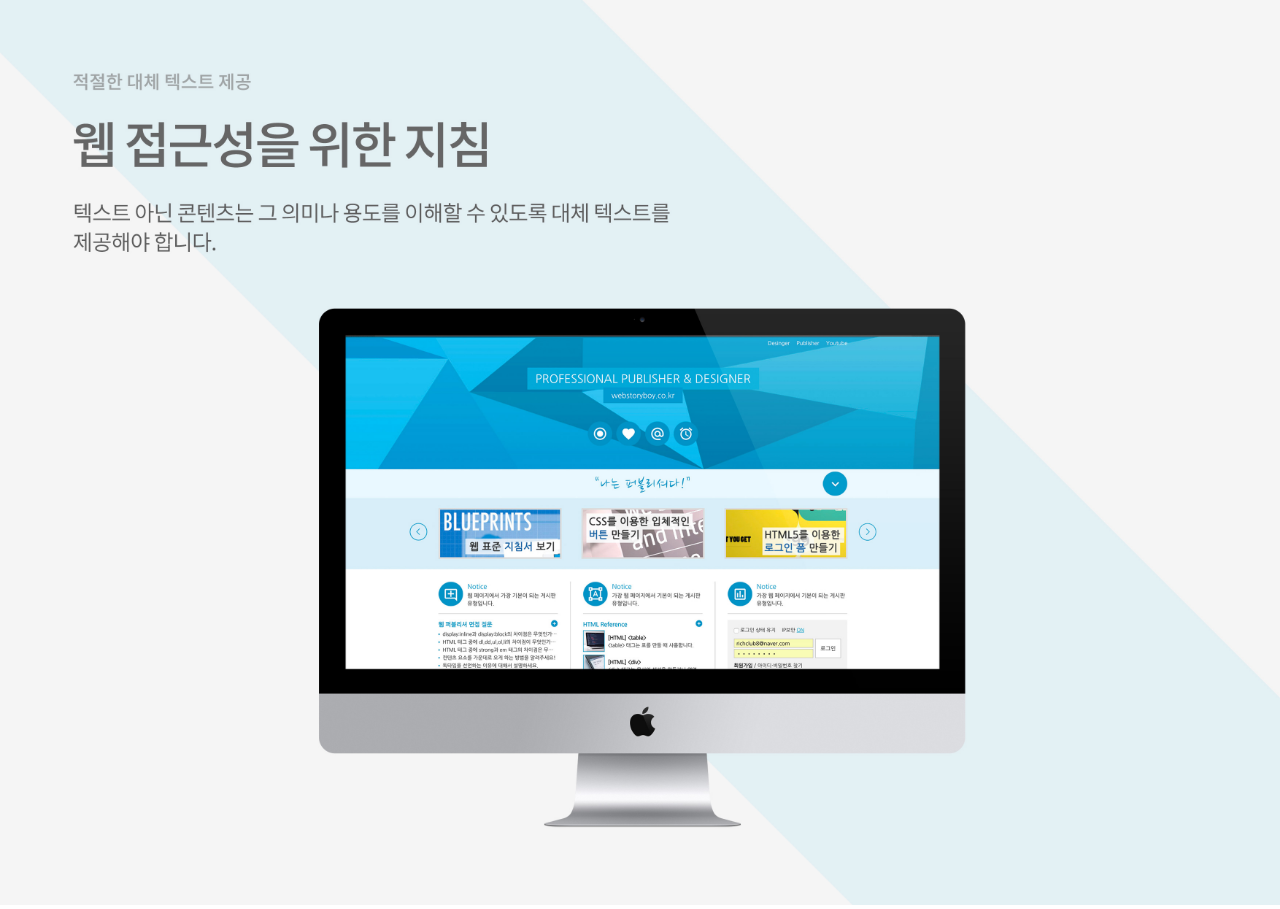
<file: webstandard/popup.html>
<!DOCTYPE html>
<html lang="ko">
<head>
    <meta charset="UTF-8">
    <meta name="author" content="webstoryboy">
    <meta name="description" content="웹 표준을 준수한 사이트 예제입니다.">
    <meta name="keywords" content="웹표준, 웹접근성, 샘플사이트">
    <meta name="generator" content="brackets">
    <title>WEBSTANDARD SITE</title>
    <style>
        * {margin: 0; padding: 0;}
        img {width: 100%;}
    </style>
</head>
<body>
    <div>
        <img src="images/webstandard2.jpg" alt="웹표준2">
    </div>
</body>
</html>
</file>
<file: megabox/css/style19.css>
@charset "utf-8";


/*스킵메뉴*/
#skip{position: relative;}
#skip a{position: absolute; left:0; top:-40px; width: 140px; border:1px solid #fff; text-align: center; color: #fff; line-height: 30px; background: #333;}
#skip a:active, 
#skip a:focus {top:0;}

/*레이아웃*/

#mNav{display: none; position: absolute; top:10px; right: 14px;}
#header{width: 100%; background: #fff; border-bottom: 1px solid #c6c6c6;}
#banner{position: relative; }
#movie{background-color: #f8f8f8;}
#event{}
#opening{background: url(../img/bg01.jpg)no-repeat center top; background-size: cover; margin: 17px 0;}
#new{}
#help{}
#footer{background: #211f1f;}


/* 가운데 영역 */
.container {position: relative; width: 1280px; margin: 0 auto; background: rgba(0,0,0,0); }

/* 로우 영역 */
.row {padding: 0 28px;}

/*모바일 메뉴 (햄버거)*/
.ham{display: block; width: 25px; height: 10px; background: rgba(0,0,0,0); padding:15px 10px 10px 10px;} /*손가락 터치영역 */
.ham span{position: relative; display: block; width: 25px; height: 4px; background: #39106a;}
.ham span::before{
    content: '';
    width: 25px;
    height: 4px;
    background: #39106a;
    position: absolute;
    left: 0; 
    bottom: -7px;
} 
.ham span::after{
    content: '';
    width: 25px;
    height: 4px;
    background: #39106a;
    position: absolute;
    left: 0; 
    top: -7px;
} 

/*헤더영역*/
.header{} 
    /*overflow: hidden;을 주면 float구조는 해결되지만, 밑의 메뉴는 보이지 않게됨*/
.header h1{float:left;}
.header h1 em{padding: 15px 8px 5px 0; display: inline-block;}
    /*
    display:inline-block
    inline을 주면 가로정렬이 가능하고 block을 주면 패딩값을 줄 수 있다.
    */
.header h1 em img{width: 155px;}
.header h1 em strong{display: block; position: absolute; left:194px; top:23px; }
.header h1 em strong img{width: 126px;}
    /*
    float을 쓰게 되면 구조는 항상 깨지게 된다.
    (height: 값이 없다는 의미)
    해결방법
    1. 똑같이 float을 사용한다.
    2. clear:both를 사용한다.
    3. overfloat:hidden을 상위박스에게 사용한다.
    4. clearfix를 사용한다. -> float를 사용된 박스의 부모에게
    */
.header .nav{float:right;}
.header .nav ul{border-left: 1px solid #c6c6c6;}
.header .nav ul li{float:left; width: 103px; text-align: center; border-right: 1px solid #c6c6c6;}
.header .nav ul li a{display: block; padding: 19px 10px; font-size: 17px; font-weight: 700; color:#444;}
    /*
    <가로정렬>
    디자인 적인 요소를 보며 사용함
    display:inline-block -> 폰트값이 있기에 여백이 잡힌다.
    여백이 없는 float:left를 쓰면 ul에 overflow:hidden을 주지만, 
    submenu가 있을것을 가정해서 clearfix를 준다.
    */

/*배너*/
.banner_menu{position: absolute; left:0; top:20px; width: 100%; height: 100px; overflow: hidden; z-index: 10;}
.banner_menu a{color:#fff; font-size: 16px; transition: all 0.3s; }
.banner_menu a:hover{color:#c1c1c1; font-size: 16px;}

.banner_menu .bm_left{float: left;}
.banner_menu .bm_left ul:first-child{padding-top: 7px;}
.banner_menu .bm_left ul li{display: inline; margin-right: 30px; position: relative;}
.banner_menu .bm_left ul li.total{margin-right: 20px;}
.banner_menu .bm_left ul li.total a{font-size: 14px; padding: 3px 10px; display: inline-block; border:1px solid #fff; transition: all 0.3s;}
.banner_menu .bm_left ul li.total a:hover{background: #fff; border-color:#000; color:#000;}

.banner_menu .bm_right{float: right; overflow: hidden;}
.banner_menu .bm_right ul{float: left;}
.banner_menu .bm_right ul:first-child{padding-top: 7px;}
.banner_menu .bm_right ul li{position: relative; display: inline; text-align: center; margin-right: 20px;}
    /*글씨에 여백이 있기에 굳이 float이 필요가 없어서 인라인을 줬음*/
.banner_menu .bm_right ul li.line{margin-right: 30px;}
.banner_menu li.line:after{content: ''; width: 1px; height: 14px; background: #fff; position: absolute; right:-18px; top:2px;}

.banner_menu .bm_right ul li.white{margin-right: 10px; }
.banner_menu .bm_right ul li.white a{width: 80px; background-color: #fff; color:#3a0e6a; padding: 7px 30px 9px 30px; border:1px solid #fff; display: inline-block;}
.banner_menu .bm_right ul li.purple{margin-right: 0;}
.banner_menu .bm_right ul li.purple a{width: 80px; background-color: #3a0e6a; color:#fff; padding: 7px 30px 9px 30px; border:1px solid #6e40c4; display: inline-block;}

/* 슬라이드 */
.slider {width: 100%; height: 600px;}
.slider .ss1 {background: url(../img/swiper01.jpg) no-repeat center center; background-size: cover;}
.slider .ss2 {background: url(../img/swiper02.jpg) no-repeat center center; background-size: cover;}
.slider .ss3 {background: url(../img/swiper03.jpg) no-repeat center center; background-size: cover;}
.slider .swiper-slide h2 {position: relative; display: inline-block; font-size: 62px; line-height: 70px; color: #fff; margin-top: 200px;}
.slider .swiper-slide h2:after {content: ''; width: 100%; height: 1px; background: rgba(255,255,255,0.3); position: absolute; left: 0; bottom: -35px;}
.slider .swiper-slide h2 em {display: block; font-size: 59px; font-weight: 100;}
.slider .swiper-slide p {font-size: 27px; color: #fff; padding-top: 55px;}

    /*
    1. 유동레이아웃
    2. 미이더쿼리
    3. 반응형이미지
    -img{width: 100%;} 디바이스 크기에 맞게 알맞게 변하는 크기
    : 모바일화면에 똑같이 큰 용량의 이미지를 불러올 필요는 없다. (트래픽 문제 발생)
      따로 모바일 이미지를 만들어 넣어주면 된다. 

    2. 레티나 디바이스에 대한 문제
    고 밀집도(high-density) 디바이스에 대응해야 하는 문제가 발생하게 된다.
    평소에 잘 보이던 이미지도 레티나 디바이스에서 보면 흐릿해 보여진다.
    -img태그에 srcset태그/src 사용
    webkit.org/demos/srcset 으로 srcset 확인
    */

/* 무비 */
.movie {padding: 100px 0;}
.movie_title {margin-bottom: 60px;}
.movie_title ul {overflow: hidden; width: 848px; margin: 0 auto;}
.movie_title li {float: left; width: 210px; text-align: center; border: 1px solid #c4c4c4; margin-right: -1px;}
.movie_title li a {display: block; padding: 15px 0; font-size: 18px; color: #666; font-weight: 700;}
.movie_title li.active a {background: #666; color: #fff;}
.movie_chart {overflow: hidden;}
.movie_chart > div {overflow: hidden;}
.movie_chart > div > div {float: left; width: 292px; margin-right: 18px;}
.movie_chart > div > div:last-child {margin-right: 0;}
.movie_chart > div > div .poster {position: relative;}
.movie_chart > div > div .poster img {display: block;}
.movie_chart > div > div .poster .rank {position: absolute; top: 17px; left: 0; width: 50px; height: 50px; font-size: 22px; box-shadow: 3px 3px 8px rgba(0,0,0,0.5); line-height: 50px; background-color: #38116a; text-align: center;}
.movie_chart > div > div .poster .rank strong {color: #fff; text-shadow: 2px 2px 3px rgba(0,0,0,1);}
.movie_chart > div > div .poster .mx {position: absolute; top: 17px; right: 17px;}
.movie_chart > div > div .poster .mx span {width: 103px; height: 25px; display: block;}
.movie_chart > div > div .poster .mx .m {background-position: 0 -75px;}
.movie_chart > div > div .poster .mx .b {background-position: 0 -100px;}
.movie_chart > div > div .infor {background: #fff; padding: 17px; border: 1px solid #d9d9d9;}
.movie_chart > div > div .infor h3 {color: #333; font-size: 30px; font-weight: 700; margin-bottom: 20px;}
.movie_chart > div > div .infor h3 strong{}
.movie_chart > div > div .infor h3 span {width: 29px; height: 29px; display: inline-block; margin-top: 9px; vertical-align: -2px;}
.movie_chart > div > div .infor h3 span.all {background-position: -87px -125px;}
.movie_chart > div > div .infor h3 span.a12 {background-position: -58px -125px;}
.movie_chart > div > div .infor h3 span.a15 {background-position: 0px -125px;}
.movie_chart > div > div .infor h3 span.a19 {background-position: -29px -125px;}
.movie_chart > div > div .infor .infor_btn{overflow: hidden; } 
.movie_chart > div > div .infor .infor_btn a {float:left; width: 49%;  margin-right: 1%; text-align: center;background: #f2f2f2; font-size: 18px; padding: 15px 0; box-sizing: border-box;}   /*
    padding을 width값에 포함시키기 위해서는 box-sizing:border-box;
    */
.movie_chart > div > div .infor .infor_btn a:last-child{margin-right: 0;}


/*이벤트*/
.event{overflow: hidden; padding: 100px 0;} 
.event img{display: block;} 
.event h2{font-size: 30px; font-weight: 500; margin-bottom: 20px;} /*img를 폰트사이즈를 바꾸거나 블럭구조로 바꿔줘야 여백이 생기지 않음*/
.event_left{float: left; width: 66%; margin-right: 2%;}
.event_left .event_box1{float: left; width: 50%;}
.event_left .event_box2{float: left; width: 50%;}
.event_right{float: left; width: 32%;}

/*오프닝*/
.opening{padding: 100px 0 ; text-align: center; color:#bb9b51; }
.opening h2{margin-bottom: 15px;}
.opening h2 .grand{background-position: 0 -175px; display: inline-block; width: 330px; height: 50px; } /*inline을 사용해야하는데, 패딩값을 줘야하기때문 inline-block*/
.opening .date{background-position: 0 -225px; display: inline-block; width: 260px; height: 45px;}
.opening .desc{font-size: 35px; font-weight: 300; padding-bottom: 20px; background: url(../img/bar.png)no-repeat bottom center; background-size: 100%;}
.opening .openbox{overflow: hidden; padding: 20px 3% 0 3%;}
.opening .openbox > div{float: left; width: 27.333%; margin: 4% 3% 0 3%; border:1px solid #3e4b44; box-sizing: border-box; background: rgba(0,0,0,.5);}
.opening .openbox > div h3{color: #fff; border:1px solid #6e3abb; font-size: 19px; background: #551e9b; display: inline-block; padding: 10px 20px; margin-top: -24px; font-weight: 300;}
.opening .openbox > div p{font-weight: 700;  font-size: 23px; color:#fff; text-align: center; padding: 6% 0 8% 0;}
.opening .openbox > div em{display: block; font-weight: bold;}
.opening .openbox > div strong{display: block;}



/*새로운영화*/
.new{position: relative;padding: 100px 0;}
.new h2{font-size: 30px; font-weight: 500; margin-bottom: 20px;}
.new .new_left{position: relative; height: 500px; background:#ccc url(../img/new01.jpg)center center; background-size: cover; margin-right: 423px;}
/*background-size가 cover일경우 가로값이 딱맞게 right부분이 배치되기 위해서 margin-right값을 줬다. 너비가 줄어들때 이미지가 짤리지 않기 위해서 x,y축을 center로 배치시켰다. */
.new .new_left .play{position: absolute; left:50%; top:50%; width: 120px; height: 120px; transform: translate(-50%, -50%); }
.new .new_left .play .st0{fill:#fff; opacity: 0.3;}
.new .new_left .play .st1{fill:#fff;}
.new .new_right{position: absolute; top:165px; right:0; width: 400px; height: 500px; background: #f0f0f0;  padding: 34px; box-sizing: border-box;}
/* 반응형을 위해 width값을 줘서 margin을 준다. 영역이 꺠지지 않게 하기 위해서*/
.new .new_right .title{font-size: 28px; color:#000;} 
.new .new_right .release{font-size: 15px; color:#333;} 
.new .new_right .star{padding: 13px 0;} 
.new .new_right .star span{display: inline-block; width: 20px; height: 20px; vertical-align:-3px; } /*vertical-align 글씨와 이미지의 위치가 안맞음. 별을 조금 내려주기 위해서 사용함 */
.new .new_right .star .star1{background-position:-393px 0;} 
.new .new_right .star .star2{background-position:-412px 0;} 
.new .new_right .star .star0{background-position:-374px 0;} 
.new .new_right .star strong{font-size: 15px; padding-left: 5px; font-weight: bold;} 
.new .new_right .summary{font-size: 14px;} 
.new .new_right .summary .genre{padding-bottom: 3px;} 
.new .new_right .summary .genre .bar{position: relative;} 
.new .new_right .summary .genre span:nth-child(2){padding-left: 19px;} 
.new .new_right .summary .genre .bar::after{content: ''; width: 0.5px; height: 13px; padding: 1px;background: #333; position: absolute; top:3px; right:-10px; } 
.new .new_right .summary .age{padding-bottom: 10px;} 
.new .new_right .summary .age .bar{position: relative;} 
.new .new_right .summary .age .bar::after{content: ''; width: 0.5px; height: 13px; padding: 1px;background: #333; position: absolute; top:3px; right:-10px;} 
.new .new_right .summary .age span:nth-child(2){padding-left: 19px;}
.new .new_right .summary .desc{height: 108px; overflow: hidden; margin-bottom: 3px;} 

.new .new_right .select{overflow: hidden;}
.new .new_right .select .s1{float: left; width: 49%; margin-right: 2%;}
.new .new_right .select .s2{float: left;  width: 49%; background: #2c2f34;}
.new .new_right .select .s3{float: left;  width: 100%;  margin-top: 2%;}
.new .new_right .btn{overflow: hidden; margin-top: 2%; text-align: center;} /*overflow:hidden */
.new .new_right .btn a{float:left; width: 49%; box-sizing: border-box; display: block; padding: 10px 30px 12px 30px;}
.new .new_right .btn a.white{background-color:#fff; margin-right: 2%; color:#3a0e6a; border:1px solid #3a0e6a;}
.new .new_right .btn a.purple{background-color:#3a0e6a; color:#fff; border:1px solid #6e40c4;}


/*help*/
.help{overflow: hidden; padding-bottom: 200px;}
.help article{float: left; width: 32%; margin-right: 2%; height: 350px;}
.help article > div{border:1px solid #dbdbdb; height: 350px;}
.help article:last-child{margin-right: 0;}
.help article.help_box3{margin-right: 0;}
.help article.help_box3 > div{border:0;}
.help h3{font-size: 30px; font-weight: 500; margin-bottom: 20px;}

/* 공지사항 */
.notice {position: relative; padding: 17px;}
.notice ul {overflow: hidden;}
.notice ul li {float: left; text-align: center; margin-right: -1px;}
.notice ul li a {border: 1px solid #dbdbdb; font-size: 15px; color: #666; display: block; width: 80px; padding: 10px 20px; background-color: #f5f5f5;}
.notice ul li.active a {background-color: #fff;}
.notice ul li ul {position: absolute; left: 17px; top: 70px; width: 90%;}
.notice ul li ul li {width: 100%; box-sizing: border-box; text-align: left; padding: 17px; border-bottom: 1px solid #dbdbdb;}
.notice ul li ul li:last-child {border-bottom: 0;}
.notice ul li ul li dt em {color: #999;}
.notice ul li ul li dt .bar {position: relative; padding-right: 14px;}
.notice ul li ul li dt .bar:after {content: ''; position: absolute; right: 4px; top: 5px; width: 1px; height: 10px; background: #999;}
.notice ul li ul li dd {color: #777; padding-top: 3px; }
.notice ul li ul li a {border: 0; padding: 0; width: 100%; overflow: hidden; text-overflow: ellipsis; white-space: nowrap;}

/*할인카드*/
.card{padding:17px;}
.card ul{}
.card ul li{position: relative; border:1px solid #d7d7d7; padding: 17px; margin-bottom: 17px; min-height: 102px; box-sizing: border-box;}
.card ul li span{position: absolute; left:17px; top:17px;}
.card ul li span img{width: 105px;}
.card ul li strong{display: block; font-size: 18px; padding-left: 120px; color:#777;}
.card ul li em{display: block; font-size: 14px; padding-left: 120px; color:#777; font-weight: 300;}


/*고객센터*/
.service{}
.service li{float: left; width: 50%; height: 193px; box-sizing: border-box; border:1px solid #d7d7d7; text-align: center;}
.service li a span{display: block; width: 120px; height: 120px; margin: 20px auto 0  auto; overflow: hidden;}
.service li a strong{color:#666; font-size: 18px; font-weight: 500;}
.service li:nth-child(1){border-right: 0; border-bottom: 0;}
.service li:nth-child(2){border-bottom: 0;}
.service li:nth-child(3){border-right: 0;}

/*푸터*/
.footer_sns{position: absolute; right: 17px; top:33px; z-index: 1;}
.footer_sns li{display: inline-block; margin: 0 2px;}
.footer_sns li a{display: block; width: 36px; height: 36px;}
.footer_sns li.s1{background-position: 0 -375px;}
.footer_sns li.s2{background-position: -36px -375px;}
.footer_sns li.s3{background-position: -72px -375px;}
.footer_sns li.s4{background-position: -108px -375px;}
.footer_sns li.s5{background-position: -144px -375px;}
.footer_sns li.s1:hover{background-position: 0 -411px;}
.footer_sns li.s2:hover{background-position: -36px -411px;}
.footer_sns li.s3:hover{background-position: -72px -411px;}
.footer_sns li.s4:hover{background-position: -108px -411px;}
.footer_sns li.s5:hover{background-position: -144px -411px;}
.footer_sns .tel{text-align: right; padding-top: 5px;}
.footer_sns .tel a{color:#8f8f8f; font-size: 21px;}
.footer_sns .tel a em{color:#fff;}

.footer_info{padding: 50px 0; width: 80%;}
.footer_info h2 img{width: 150px;}
.footer_info ul{padding: 15px 0;}
.footer_info ul li{position: relative; display: inline; padding-right: 16px; white-space: nowrap;}
.footer_info ul li::after{content: ''; position: absolute; right:5px; top:5px; width: 1px; height: 11px; background: #8f8f8f;}
.footer_info ul li:last-child::after{width: 0; height: 0;}
.footer_info li a {color: #8f8f8f;}
.footer_info address p{color: #8f8f8f; padding-bottom: 15px;}

/*미디어쿼리*/
@media (max-width:1290px){
/*오차범위 위해서 10정도 넓겐*/
    .container{width: 100%;}
    /*스크롤바가 생기면 안됨, width값을 100%로 전환 => 같이 줄어들게끔!*/
    .header .nav ul li{width: 93px; }
    .header .nav ul li a{font-size: 15px; padding: 17px 10px;}
    .header h1 em{padding:11px 8px 5px 0 ;}
    .header h1 em strong{top:19px;}
    
    .swiper-button-prev, .swiper-button-next{display: none;}
}

@media (max-width:1024px){
    #mNav{display: block;}
    .header .nav{display: none;}
    .row{padding: 0 24px;}
    .header h1{float: none; text-align: center;}
    .header h1 em strong{left:24px;}
    
    .banner_menu .bm_left ul{display: none;}
    .banner_menu .bm_right ul:first-child{display: none;}

    .help article.help_box1{width: 49%; margin-right: 2%;}
    .help article.help_box2{width: 49%; margin-right:0;}
    .help article.help_box3{width: 100%; margin-top: 2%;}
    .help article{height: auto;}
    .service li{width: 25%; height: auto;}
    .service li:nth-child(1){border-bottom: 1px solid #d7d7d7;}
    .service li:nth-child(2){border-bottom: 1px solid #d7d7d7; border-right: 0;}
    .service li a strong{ display: block; padding-bottom: 10%;}
}

@media (max-width:960px){
    .slider{height: 500px;}
    .slider .swiper-slide h2 {margin-top: 160px; font-size: 37px; line-height: 45px;}
    .slider .swiper-slide h2:after {bottom:-15px;}
    .slider .swiper-slide h2 em{font-size: 34px;}
    .slider .swiper-slide p{ font-size: 16px; padding-top: 35px;}
    
    .movie_title ul{width: auto;} /*width: 값을 없애줌;*/
    .movie_title li{width: 25%; box-sizing: border-box;}
    
    .opening {padding: 50px 0;}
    .opening .openbox{display: none;}
    .opening .desc{ background: none; font-size: 25px;}
    
    .new .new_left{margin-right: 0; height: 400px;}
    .new .new_right{position: relative; top:0; width: 100%; height: auto;}
    
    .footer_sns{position: static; text-align: center; background: #352c2c; padding-bottom: 15px;}
    .footer_sns .tel{display: none;}
    .footer_info{width: 100%; text-align: center;}
    .help{padding-bottom: 0;}
        
    }

@media (max-width:768px){
    body{background: #d9d7e0;}
    #mNav{right:6px;}
    .row{padding: 0 16px;}
    .header h1{text-align: left;}
    .header h1 em strong{display: none;}
    
    #movie{background: none;}
    #movie .row{background: #fff; margin: 24px 24px 0; padding: 24px;}
    #movie .ir_so{position: static; width: auto; height: auto; line-height: normal; text-indent: 0; font-size: 24px; font-weight: bold; padding-bottom: 20px;}
    .movie{padding: 0;}
    .movie_title{margin-bottom: 30px;}
    .movie_title ul{position: relative; padding-bottom: 10px;}
    .movie_title ul::before{content: ''; position: absolute; z-index: 1; left: 0; bottom:0; width: 100%; height: 2px; background: #e1e1e1;}
    .movie_title li{width: auto; border: 0;}
    .movie_title li a{position: relative; font-size: 18px; color:#666; font-weight: 400; padding: 0; margin-right: 35px;}
    .movie_title li.active a:before{content: ''; position: absolute; z-index: 2; left: 0; bottom: -10px; width: 100%; height: 2px; background: #666;}
    .movie_title li.active a{background:none; color:#666;}
    
    #event .row{padding: 24px;}
    .event{padding: 24px; background: #fff;}
    .event h2{font-size: 24px; font-weight: 700;}
    .event_left{width: 100%; margin-right: 0;}
    .event_right{display: none;}
    #opening {margin: 0;}
    
    #new .row{padding: 0 24px;}
    .new{background-color: #fff; padding: 24px; margin: 24px 0;}
    .new h2{font-size: 24px; font-weight: 700; height: 27px; margin-bottom: 20px; padding-bottom: 10px;}
    .new .new_right{padding: 24px;}
    
    #help .row{padding: 0 24px;}
    .help {padding-bottom: 24px;}
    .help article.help_box1{padding: 24px; width: 100%; background: #fff; margin-right: 0; box-sizing: border-box;}
    .help article.help_box2{padding: 24px; width: 100%; background: #fff; margin-right: 0; margin-top: 24px;
     box-sizing: border-box;}
    .help article.help_box3{width: 100%; background: #fff; margin-top: 17px; box-sizing: border-box;}
    .help article h3{font-size: 24px; font-weight: 700; height: 27px; margin-bottom: 20px; padding-bottom: 10px;}
    .help article:last-child h3{display: none;}
    .service li:nth-child(1){border-bottom: none;}
    .service li:nth-child(2){border-bottom: none;}
    .help article.help_box3 > div {height: auto;}
    .service li{border: 0;} 
    .service li:nth-child(1){border-bottom: 0;} 
    .service li:nth-child(2){border-bottom: 0;} 
    
}

@media (max-width:600px){
    .banner_menu{top:16px;}
    .banner_menu .bm_right ul li.white a{font-size: 14px; padding: 3px 5px 5px 5px; color:#fff; background: rgba(0,0,0,0.6); border:1px solid #fff;}
    .banner_menu .bm_right ul li.purple a{font-size: 14px; padding: 3px 5px 5px 5px; color:#fff; background: rgba(0,0,0,0.6); border:1px solid #fff;}
    
    .slider{height: 400px;}
    .slider .swiper-slide h2 {margin-top: 140px; font-size: 24px; line-height: 30px;}
    .slider .swiper-slide h2:after {bottom:-5px;}
    .slider .swiper-slide h2 em{font-size: 20px;}
    .slider .swiper-slide p{ font-size: 14px; padding-top: 25px;}
    .swiper-pagination-bullet{width: 13px !important; height: 13px !important;} /*swiper 충돌로 인해 우선순위를 준다.*/
    
    #movie .container:after{ content: ''; position: absolute; z-index: 20; top:0; right:0; width: 8px; height: 100%; background: #d9d7e0;}/*회색*/
    #movie .row{position: relative; margin: 8px; padding: 16px;}
    #movie .row:after{ content: ''; position: absolute; z-index: 0; top:0; right:0; width: 24px; height: 100%; background: #fff;}
    #movie .ir_so{font-size: 18px; padding-bottom: 10px;}
    .movie_title{margin-bottom: 20px;}
    .movie_title ul{padding-bottom: 8px; white-space: nowrap; overflow-x: auto;}
    .movie_title li a{font-size: 14px; margin-right: 15px;}
    .movie_title li.active a:before{bottom:-8px;}
    .movie_chart{position: relative; z-index: 30;}
    .movie_chart > div > div .info{padding: 5px;}
    .movie_chart > div > div .infor h3{text-align: center; margin: 5px 0 10px;}
    .movie_chart > div > div .infor h3 strong{display: block; font-size: 19px; color:#222; font-weight: 300;}
    .movie_chart > div > div .infor h3 span{display: none;}
    .movie_chart > div > div .infor .infor_btn a{width: 52%; margin-left: 24%; display: block; margin-right: 0; padding: 5px; color: #777; margin-bottom: 5px; box-sizing: border-box; font-size: 14px; background: none; border:1px solid #ddd;}
    .movie_chart > div > div .infor .infor_btn a:last-child{display: none;}
    
    #event .row{padding: 0 8px;}
    .event{padding: 16px;}
    .event h2{font-size: 18px; margin-bottom: 10px;}
    
    
    #opening{margin: 8px 0;}
    .opening{padding: 20px 0;}
    .opening h2 .grand {background-size: 300px; background-position: 0 -105px; width: 197px; height: 24px;}
    .opening .date {display: none}
    .opening .desc {font-size: 16px; font-weight: 400; padding-bottom: 0;}
    
    #new .row {padding: 0 8px;}
    .new {padding: 16px; margin-top: 8px;}
    .new h2 {font-size: 18px; margin-bottom: 0;}
    .new .new_left {height: 300px;}
    .new .new_right {padding: 17px;}
    .new .new_right .title {font-size: 22px;}
    .new .new_right .star {padding: 9px 0;}
    .new .new_right .select .s1 {width: 100%; margin-right: 0; margin-bottom: 2%;}
    .new .new_right .select .s2 {width: 100%;}
    
    #help .row{padding: 0 8px;}
    .help article.help_box1{margin-top: 8px; padding: 16px;}
    .help article.help_box2{margin-top: 8px; padding: 16px;}
    .help article.help_box3{margin-top: 8px;}
    .help article.help_box1 h3{font-size: 18px; margin-bottom: 0;}
    .help article.help_box2 h3{font-size: 18px; margin-bottom: 0;}
    .card{padding: 8px;}
    .service li{width: 50%;}
    .service li:nth-child(1){border-right: 1px solid #d7d7d7; border-bottom: 1px solid #d7d7d7;}
    .service li:nth-child(2){border-bottom: 1px solid #d7d7d7;}
    .service li:nth-child(3){border-right: 1px solid #d7d7d7;}
}

@media (max-width:480px){
    
}
@media (max-width:320px){
    .movie_title li a{margin-right: 9px;}
    .movie_title li.active a:before{display: none;}
    /*notice*/
    .notice{padding: 8px;}
    .notice ul li ul{left:9px; top:56px;}
    .notice ul li ul li{padding: 8px;}
    .notice ul li a{padding: 5px 10px;}
    .help article > div{height: 287px;}
    /*card*/
    .card ul li{padding: 8px; margin-bottom: 8px; min-height: 90px;}
    .card ul li span{left:11px; top:10px;}
    .card ul li span img{width: 60px;}
    .card ul li strong{padding-left: 75px; font-size: 14px;}
    .card ul li em{padding-left: 75px;}
    .service li a span{width: 70px; height: 70px;}
    .service li a strong{font-size: 14px;}
}
</file>
<file: megabox/css/reset19.css>
@charset "utf-8";

/* 여백 초기화 */
body,div,ul,li,dl,dd,dt,ol,h1,h2,h3,h4,h5,h6,input,fieldset,legend,p,select,table,th,td,tr,textarea,button,form,figure,figcaption{margin:0; padding:0;}

/* a 링크 초기화 */
a {color: #222; text-decoration: none;}
a:hover {color: #2698cb;}

/* 폰트 초기화 */
body, input, textarea, select, button, table {font-family:'Noto Sans KR', AppleSDGothicNeo-Regular,'Malgun Gothic','맑은 고딕',dotum,'돋움',sans-serif; color: #222; font-size: 13px; line-height: 1.5;}

/* 폰트 스타일 초기화 */
em,address {font-style: normal;}

/* 블릿기호 초기화 */
ul,li,ol {list-style:none;}

/* 제목 태그 초기화 */
h1,h2,h3,h4,h5,h6 {font-size: 13px; font-weight: normal;}

/* 테두리 초기화 */
img,fieldset {border:0 none;}

/* 버튼 초기화 */
button {border: 0;}

/* 반응형 */
video,img {width: 100%;}

/* clearfix */
.clearfix{*zoom:1;} /*익스플로어7을 위해서*/
.clearfix:before, .clearfix:after {display: block; content: '';line-height: 0;}
.clearfix:after {clear: both;}


/* IR 효과 */
.ir_pm {display:block; overflow:hidden; font-size:0; line-height:0; text-indent:-9999px;} /* 의미있는 이미지의 대체 텍스트를 제공하는 경우(Phark Method) */
.ir_wa {display:block; overflow:hidden; position:relative; z-index:-1; width:100%; height: 100%;} /* 의미있는 이미지의 대체 텍스트로 이미지가 없어도 대체 텍스트를 보여주고자 할 때(WA IR) */
.ir_so {overflow: hidden; position:absolute; width:0; height:0; line-height:0; text-indent:-9999px;} /* 대체 텍스트가 아닌 접근성을 위한 숨김 텍스트를 제공할 때 */



/* 아이콘 이미지 최적화 작업 */
    /*반응형 아이콘 1x 2x로 분리해서 작업*/
.icon {background-image: url(../img/icon.png);}

@media only screen and (-webkit-min-device-pixel-ratio: 1.5),
       only screen and (min-device-pixel-ratio: 1.5),
       only screen and (min-resolution: 1.5dppx){
            .icon {background-image: url(../img/icon@2.png); background-size: 500px;}
       }



/* input style */
input {background-image: none;}
input[type=button],
input[type=reset],
input[type=text],
input[type=password],
input[type=submit],
input[type=search],
input[type=tel],
input[type=email] {
    -webkit-appearance: none;
    border-radius: 0
}
input[type=search]::-webkit-search-cancel-button,
input[type=search]::-webkit-search-decoration {
    -webkit-appearance: none
}
input:checked[type=checkbox] {
    background-color: #666;
    -webkit-appearance: checkbox
}

/*셀렉트 메뉴 메인 스타일*/
.ui_select2{
    width: 100%; box-sizing: border-box;
    background: #2c2f34; color:#fff;
    display: inline-block; height: 36px;
    border: 0 none; padding: 0 10px; margin: 0;
    font-family: inherit; font-size: inherit;
    vertical-align: middle;
    text-align: left; white-space: nowrap;
    background: #2c2f34 url(../img/down.svg)no-repeat right 10px center;
    background-size: 10px;
    -webkit-appearance: none;
    -moz-appearance: none;
    appearance: none;
}

/*메인 텍스트 박스 스타일1*/
.ui_input3{
    background: #2c2f34; color:#fff; border:0; width: 100%; height: 36px; padding: 0 10px;
}
</file>
